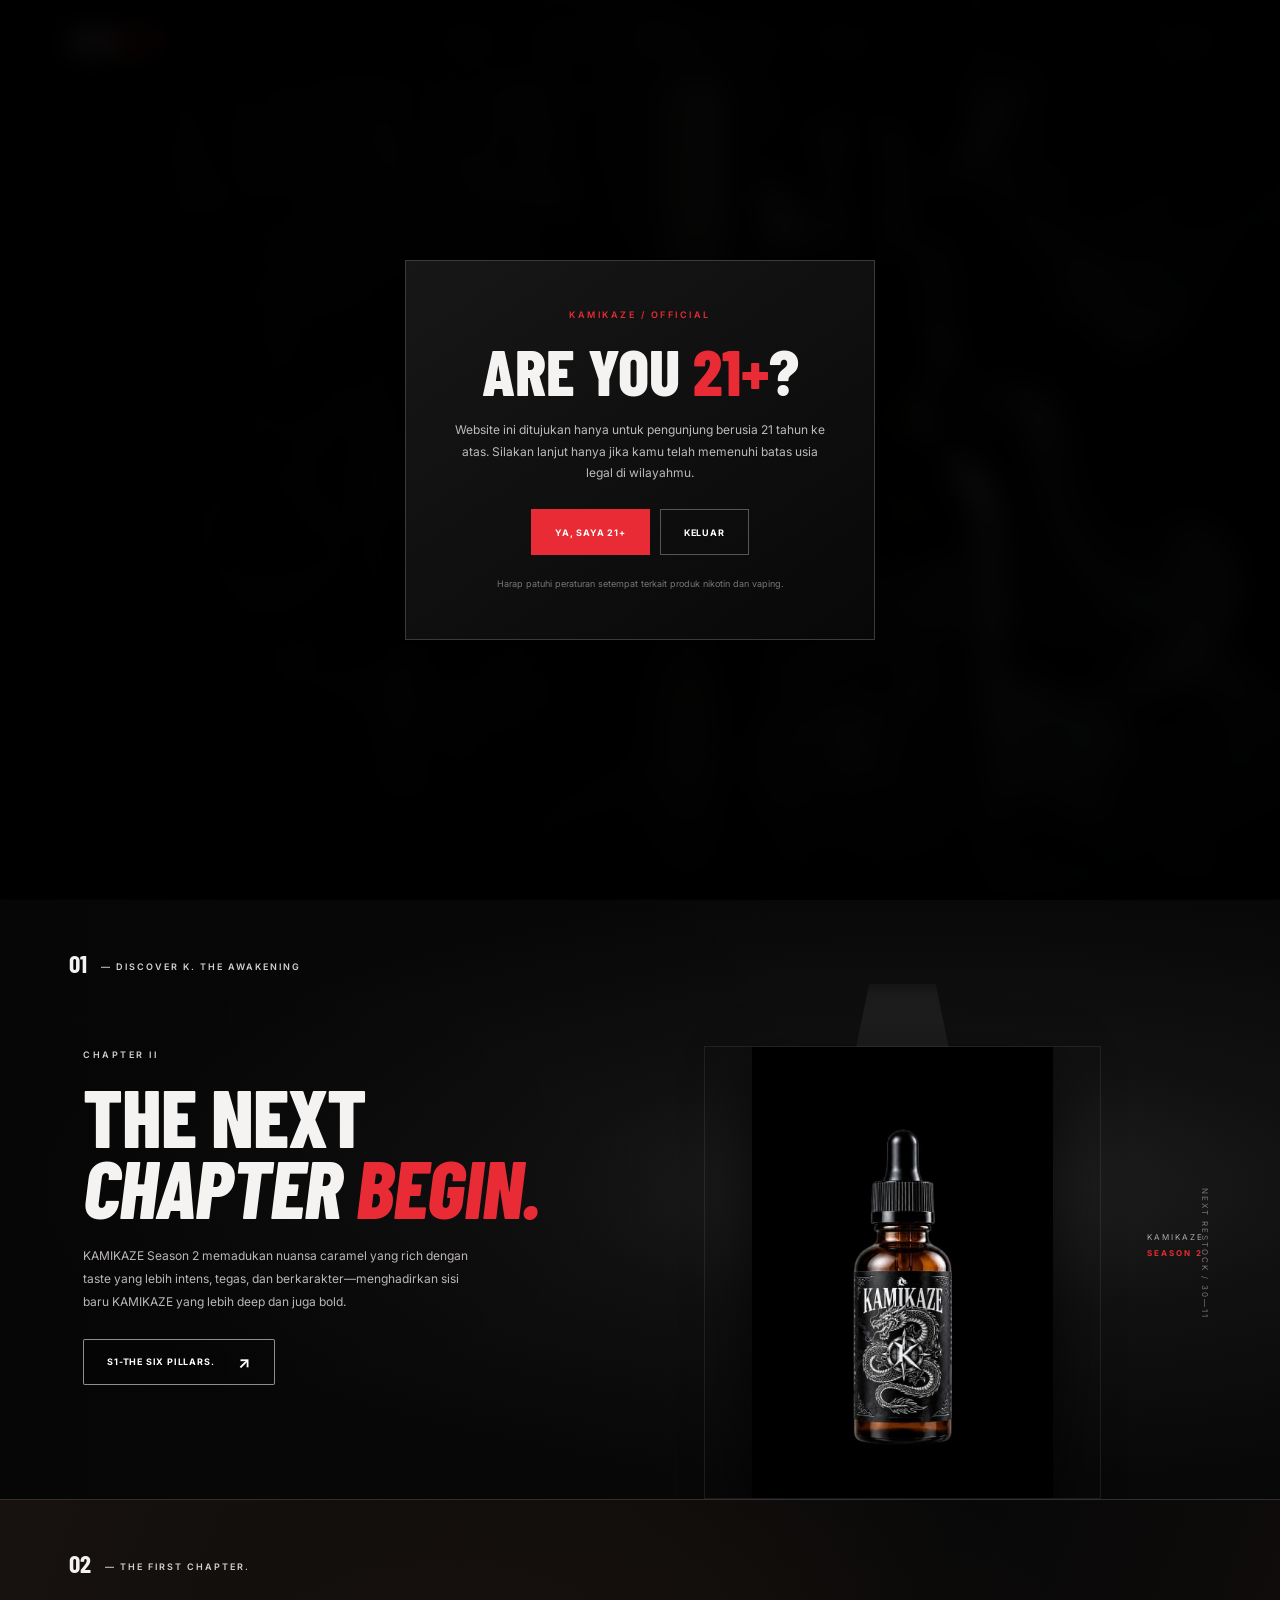
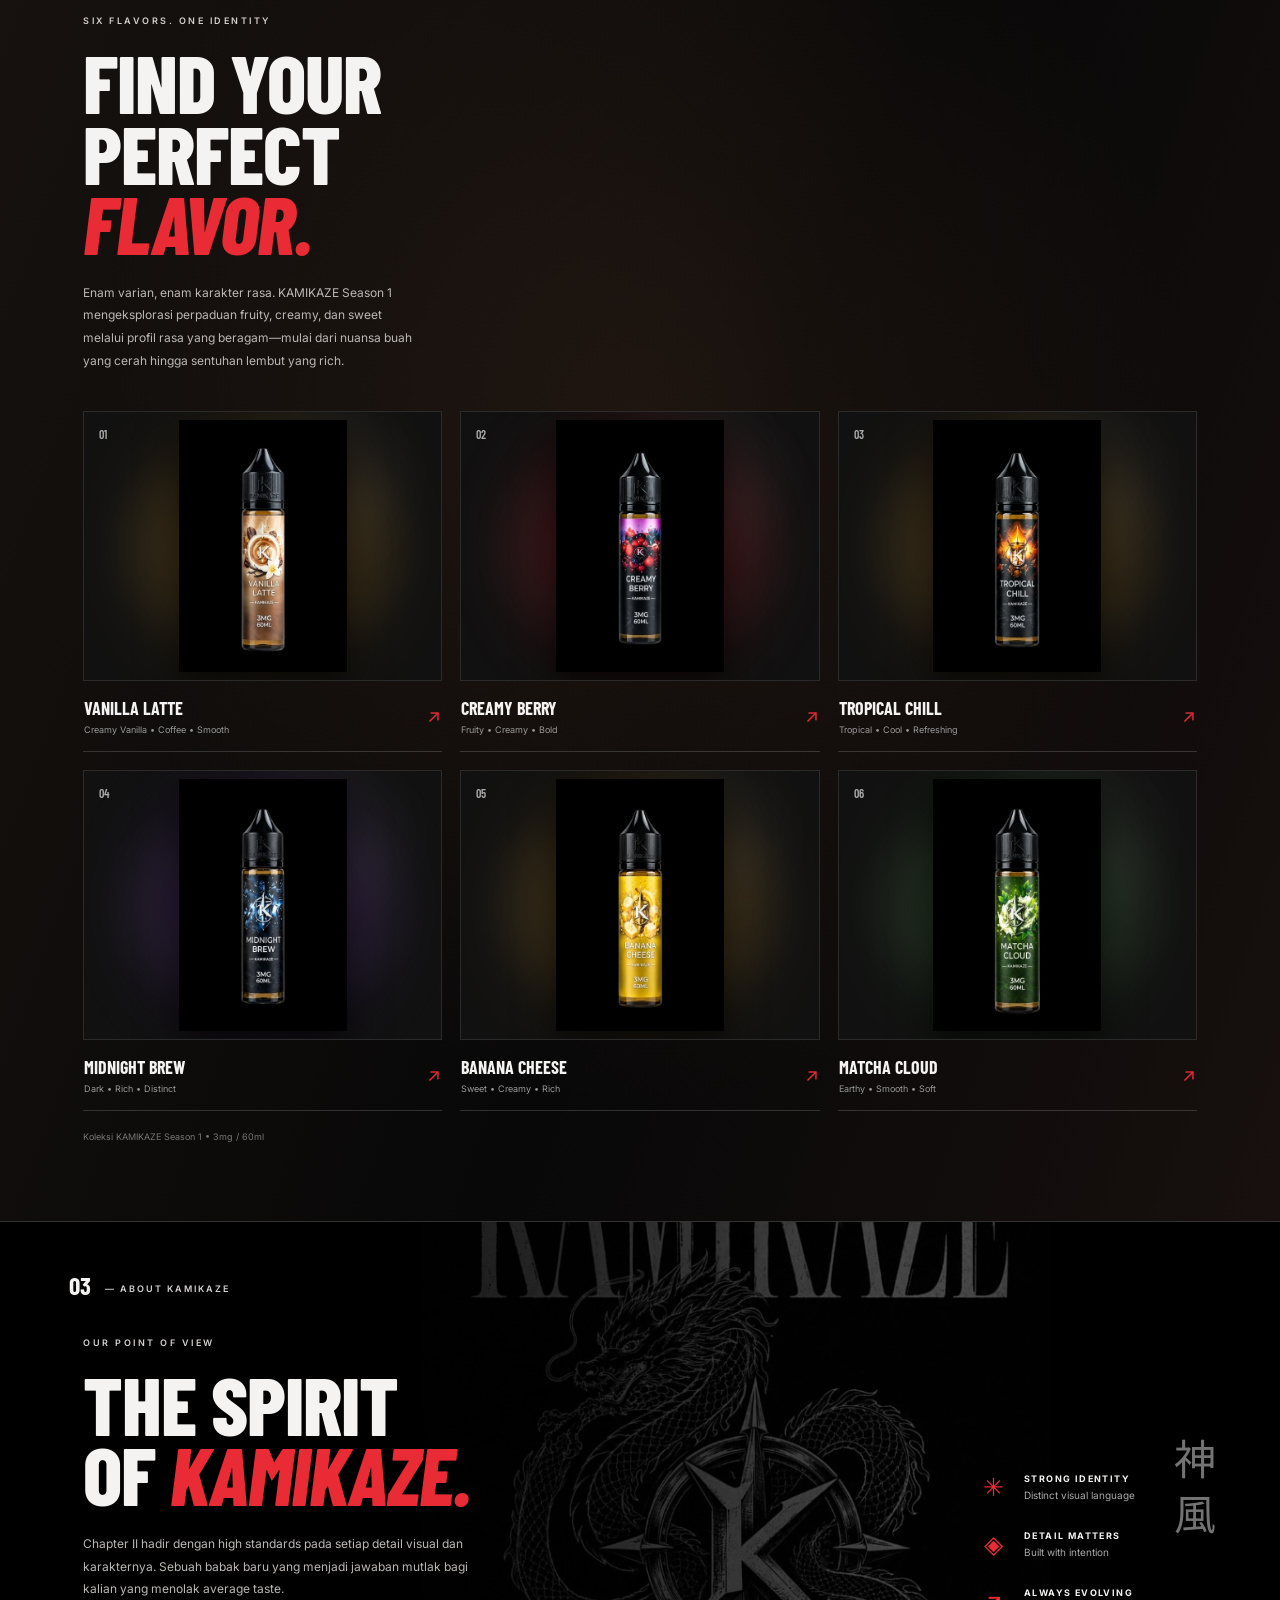
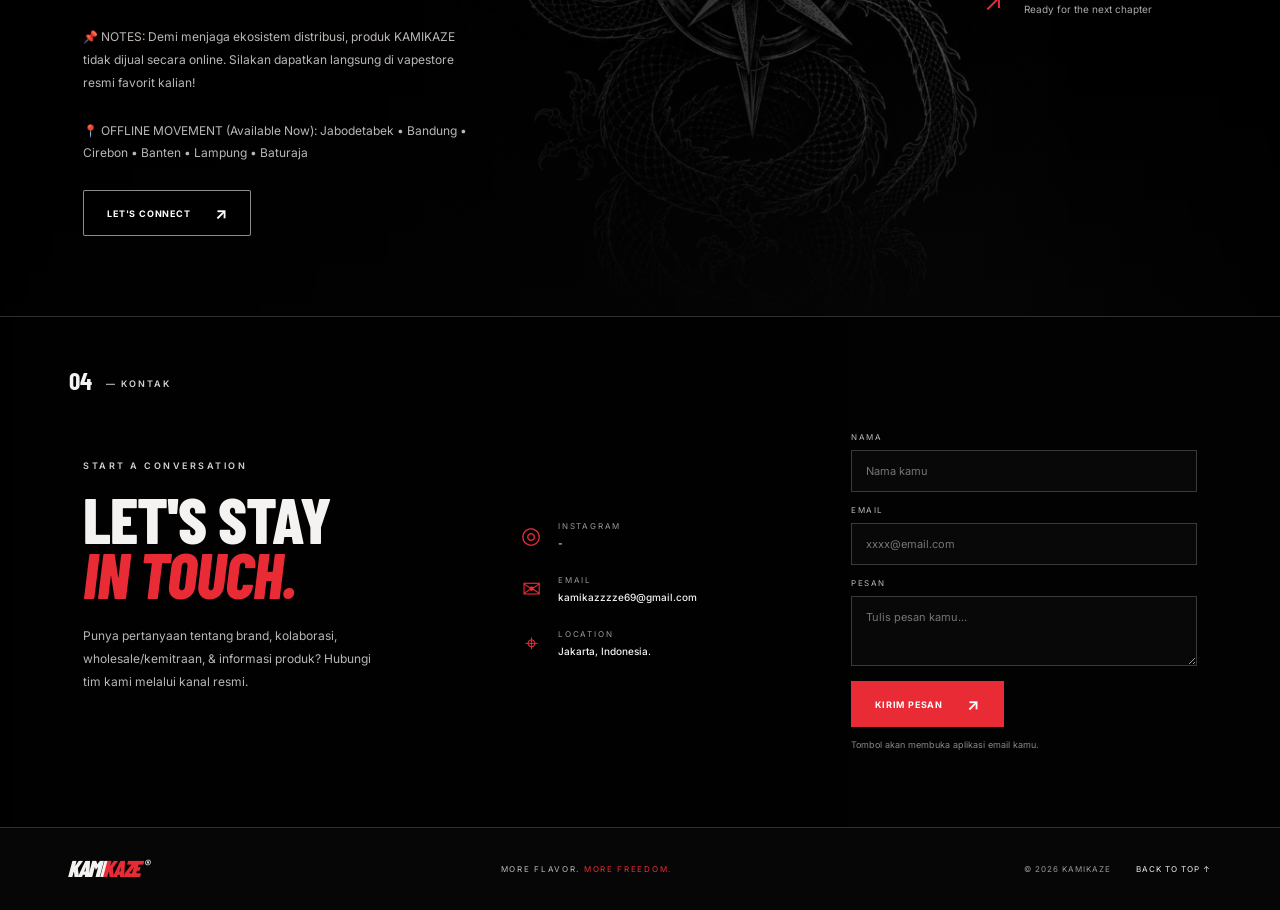
<file: index.html>
<!DOCTYPE html>
<html lang="id">
<head>
  <meta charset="UTF-8">
  <meta name="viewport" content="width=device-width, initial-scale=1.0">
  <meta name="theme-color" content="#090909">
  <meta name="description" content="KAMIKAZE — More Flavor. More Freedom. Jelajahi identitas, cerita, dan varian rasa Kamikaze.">
  <title>KAMIKAZE — More Flavor. More Freedom.</title>
  <link rel="icon" type="image/png" href="images/favicon.png">
  <link rel="preconnect" href="https://fonts.googleapis.com">
  <link rel="preconnect" href="https://fonts.gstatic.com" crossorigin>
  <link href="https://fonts.googleapis.com/css2?family=Barlow+Condensed:wght@400;500;600;700;800;900&family=Inter:wght@300;400;500;600;700&display=swap" rel="stylesheet">
  <link rel="stylesheet" href="styles.css">
  <script defer src="script.js"></script>

  <!-- KTP LINK BIAR ADA COVER DI WA -->
<!-- KTP LINK BIAR ADA COVER DI WA -->
<meta property="og:type" content="website">
<meta property="og:title" content="KAMIKAZE">
<meta property="og:description" content="More Flavor. More Freedom. Jelajahi identitas, cerita, dan varian rasa Kamikaze.">
<meta property="og:image" content="https://kamikazzzze69.github.io/kamikaze/image/cover.jpg">
<meta property="og:url" content="https://kamikazzzze69.github.io/kamikaze/">
<meta name="twitter:card" content="summary_large_image">
</head>
<body>
  <div class="age-gate" id="ageGate" role="dialog" aria-modal="true" aria-labelledby="ageTitle">
    <div class="age-card">
      <p class="eyebrow">KAMIKAZE / OFFICIAL</p>
      <h2 id="ageTitle">ARE YOU <span>21+</span>?</h2>
      <p>Website ini ditujukan hanya untuk pengunjung berusia 21 tahun ke atas. Silakan lanjut hanya jika kamu telah memenuhi batas usia legal di wilayahmu.</p>
      <div class="age-actions">
        <button class="button button-red" id="confirmAge">YA, SAYA 21+</button>
        <button class="button button-ghost" id="leaveSite">KELUAR</button>
      </div>
      <small>Harap patuhi peraturan setempat terkait produk nikotin dan vaping.</small>
    </div>
  </div>

  <div class="noise" aria-hidden="true"></div>
  <header class="site-header" id="top">
    <a class="wordmark" href="#home" aria-label="Kamikaze home">KAMI<span>KAZE</span><i>®</i></a>
    <button class="menu-toggle" id="menuToggle" aria-label="Buka menu" aria-expanded="false"><span></span><span></span></button>
    <nav class="nav" id="nav">
      <a class="nav-link active" href="#home">Home</a>
      <a class="nav-link" href="#upcoming">Chapter II</a>
      <a class="nav-link" href="#taste">Chapter I</a>
      <a class="nav-link" href="#about">About</a>
      <a class="nav-link" href="#contact">Kontak</a>
    </nav>
    <div class="header-note">LIQUID FOR<br><b>THE BOLD</b></div>
  </header>

  <main>
    <section class="hero section" id="home">
      <div class="hero-image" aria-hidden="true"></div>
      <div class="hero-vignette" aria-hidden="true"></div>
      <div class="hero-content">
        <p class="eyebrow reveal">PREMIUM E-LIQUID <span class="red-dot"></span> KAMIKAZE</p>
        <h1 class="hero-title"><span class="line reveal">TASTE THE</span><span class="line red italic reveal delay-1">REAL FREEDOM.</span></h1>
        <p class="hero-copy reveal delay-2">SWEET NOTES DEEP CHARACTER.<br>Kenali koleksi KAMIKAZE Season 2.</p>
        <a class="button button-outline reveal delay-3" href="#upcoming">EXPLORE THE TASTE <span>↗</span></a>
        <a class="button button-outline reveal delay-3" href="info.html">INFORMATION <span>↗</span></a>
         <a class="button button-outline reveal delay-3" href="arcade.html">ARCADE <span>↗</span></a>
      </div>
      <div class="hero-side reveal"><span>神風</span><small>MORE FLAVOR<br>MORE FREEDOM</small></div>
      <a class="scroll-cue" href="#upcoming"><span></span> SCROLL TO EXPLORE</a>
      <div class="hero-index"><span>01</span> / 05</div>
    </section>

    <section class="upcoming section" id="upcoming">
      <div class="section-bg upcoming-bg" aria-hidden="true"></div>
      <div class="section-number reveal">01 <span>— DISCOVER K. THE AWAKENING</span></div>
      <div class="upcoming-copy">
        <p class="eyebrow reveal">CHAPTER II</p>
        <h2 class="section-title reveal">THE NEXT<br><span class="italic">CHAPTER</span> <span class="red italic">BEGIN.</span></h2>
        <p class="body-copy reveal">KAMIKAZE Season 2 memadukan nuansa caramel yang rich dengan taste yang lebih intens, tegas, dan berkarakter—menghadirkan sisi baru KAMIKAZE yang lebih deep dan juga bold.</p>
        <a class="button button-outline reveal" href="#taste">S1-THE SIX PILLARS. <span>↗</span></a>
      </div>
      <div class="mystery-product reveal" aria-label="Visual teaser produk mendatang">
        <div class="spotlight"></div>
        <img src="images/kamikaze2.jpeg" alt="KAMIKAZE Season 2 — botol dan buku edisi khusus" class="season-two-image">
        <p class="product-caption">KAMIKAZE<br><b>SEASON 2</b></p>
      </div>
      <div class="vertical-note">NEXT RESTOCK / 30—11</div>
    </section>

    <section class="taste section" id="taste">
      <div class="taste-backdrop" aria-hidden="true"></div>
      <div class="section-number reveal">02 <span>— THE FIRST CHAPTER.</span></div>
      <div class="taste-heading">
        <p class="eyebrow reveal">SIX FLAVORS. ONE IDENTITY</p>
        <h2 class="section-title reveal">FIND YOUR<br>PERFECT <span class="red italic">FLAVOR.</span></h2>
        <p class="body-copy reveal">Enam varian, enam karakter rasa. KAMIKAZE Season 1 mengeksplorasi perpaduan fruity, creamy, dan sweet melalui profil rasa yang beragam—mulai dari nuansa buah yang cerah hingga sentuhan lembut yang rich.</p>
      </div>
      <div class="flavor-grid">
        <article class="flavor-card reveal">
          <div class="flavor-art fruit-gold"><img class="flavor-product-image" src="images/vanilla-latte.png" alt="Kamikaze Vanilla Latte 3mg 60ml"><span class="flavor-number">01</span></div>
          <div class="flavor-info"><div><h3>VANILLA LATTE</h3><p>Creamy Vanilla • Coffee • Smooth</p></div><span class="arrow">↗</span></div>
        </article>
        <article class="flavor-card reveal delay-1">
          <div class="flavor-art fruit-red"><img class="flavor-product-image" src="images/creamy-berry.png" alt="Kamikaze Creamy Berry 3mg 60ml"><span class="flavor-number">02</span></div>
          <div class="flavor-info"><div><h3>CREAMY BERRY</h3><p>Fruity • Creamy • Bold</p></div><span class="arrow">↗</span></div>
        </article>
        <article class="flavor-card reveal delay-2">
          <div class="flavor-art fruit-gold"><img class="flavor-product-image" src="images/tropical-chill.png" alt="Kamikaze Tropical Chill 3mg 60ml"><span class="flavor-number">03</span></div>
          <div class="flavor-info"><div><h3>TROPICAL CHILL</h3><p>Tropical • Cool • Refreshing</p></div><span class="arrow">↗</span></div>
        </article>
        <article class="flavor-card reveal">
          <div class="flavor-art fruit-purple"><img class="flavor-product-image" src="images/midnight-brew.png" alt="Kamikaze Midnight Brew 3mg 60ml"><span class="flavor-number">04</span></div>
          <div class="flavor-info"><div><h3>MIDNIGHT BREW</h3><p>Dark • Rich • Distinct</p></div><span class="arrow">↗</span></div>
        </article>
        <article class="flavor-card reveal delay-1">
          <div class="flavor-art fruit-gold"><img class="flavor-product-image" src="images/banana-cheese.png" alt="Kamikaze Banana Cheese 3mg 60ml"><span class="flavor-number">05</span></div>
          <div class="flavor-info"><div><h3>BANANA CHEESE</h3><p>Sweet • Creamy • Rich</p></div><span class="arrow">↗</span></div>
        </article>
        <article class="flavor-card reveal delay-2">
          <div class="flavor-art fruit-green"><img class="flavor-product-image" src="images/matcha-cloud.png" alt="Kamikaze Matcha Cloud 3mg 60ml"><span class="flavor-number">06</span></div>
          <div class="flavor-info"><div><h3>MATCHA CLOUD</h3><p>Earthy • Smooth • Soft</p></div><span class="arrow">↗</span></div>
        </article>
        
      </div>
      <p class="flavor-disclaimer reveal">Koleksi KAMIKAZE Season 1 • 3mg / 60ml</p>
    </section>

    <section class="about section" id="about">
      <div class="about-image" aria-hidden="true"></div>
      <div class="about-shade" aria-hidden="true"></div>
      <div class="section-number reveal">03 <span>— ABOUT KAMIKAZE</span></div>
      <div class="about-content">
        <p class="eyebrow reveal">OUR POINT OF VIEW</p>
        <h2 class="section-title reveal">THE SPIRIT<br>OF <span class="red italic">KAMIKAZE.</span></h2>
        <p class="body-copy reveal"> Chapter II hadir dengan high standards pada setiap detail visual dan karakternya. Sebuah babak baru yang menjadi jawaban mutlak bagi kalian yang menolak average taste.</p>
        <p class="body-copy reveal">📌 NOTES: Demi menjaga ekosistem distribusi, produk KAMIKAZE tidak dijual secara online. Silakan dapatkan langsung di vapestore resmi favorit kalian!</p>
        <p class="body-copy reveal">📍 OFFLINE MOVEMENT (Available Now): Jabodetabek • Bandung • Cirebon • Banten • Lampung • Baturaja</p>
        <a class="button button-outline reveal" href="#contact">LET'S CONNECT <span>↗</span></a>
      </div>
      <div class="values">
        <div class="value reveal"><span class="value-icon">✳</span><div><b>STRONG IDENTITY</b><small>Distinct visual language</small></div></div>
        <div class="value reveal"><span class="value-icon">◈</span><div><b>DETAIL MATTERS</b><small>Built with intention</small></div></div>
        <div class="value reveal"><span class="value-icon">↗</span><div><b>ALWAYS EVOLVING</b><small>Ready for the next chapter</small></div></div>
      </div>
      <span class="about-kanji" aria-hidden="true">神<br>風</span>
    </section>

    <section class="contact section" id="contact">
      <div class="contact-bg" aria-hidden="true"></div>
      <div class="section-number reveal">04 <span>— KONTAK</span></div>
      <div class="contact-intro">
        <p class="eyebrow reveal">START A CONVERSATION</p>
        <h2 class="section-title reveal">LET'S STAY<br><span class="red italic">IN TOUCH.</span></h2>
        <p class="body-copy reveal">Punya pertanyaan tentang brand, kolaborasi, wholesale/kemitraan, & informasi produk? Hubungi tim kami melalui kanal resmi.</p>
      </div>
      <div class="contact-details reveal">
        <a href="https://instagram.com/" target="_blank" rel="noreferrer"><span>◎</span><div><small>INSTAGRAM</small><b>-</b></div></a>
        <a href="mailto:kamikazzzze69@gmail.com"><span>✉</span><div><small>EMAIL</small><b>kamikazzzze69@gmail.com</b></div></a>
        <div><span>⌖</span><div><small>LOCATION</small><b>Jakarta, Indonesia.</b></div></div>
      </div>
      <form class="contact-form reveal" id="contactForm">
        <label for="name">NAMA</label><input id="name" name="name" placeholder="Nama kamu" required>
        <label for="email">EMAIL</label><input id="email" name="email" type="email" placeholder="xxxx@email.com" required>
        <label for="message">PESAN</label><textarea id="message" name="message" rows="3" placeholder="Tulis pesan kamu..." required></textarea>
        <button class="button button-red" type="submit">KIRIM PESAN <span>↗</span></button>
        <p class="form-note">Tombol akan membuka aplikasi email kamu.</p>
      </form>
    </section>
  </main>

  <footer class="footer">
    <a class="wordmark" href="#home">KAMI<span>KAZE</span><i>®</i></a>
    <p>MORE FLAVOR. <span>MORE FREEDOM.</span></p>
    <div class="footer-right"><span>© <span id="year"></span> KAMIKAZE</span><a href="#home">BACK TO TOP ↑</a></div>
  </footer>
</body>
</html>
</file>
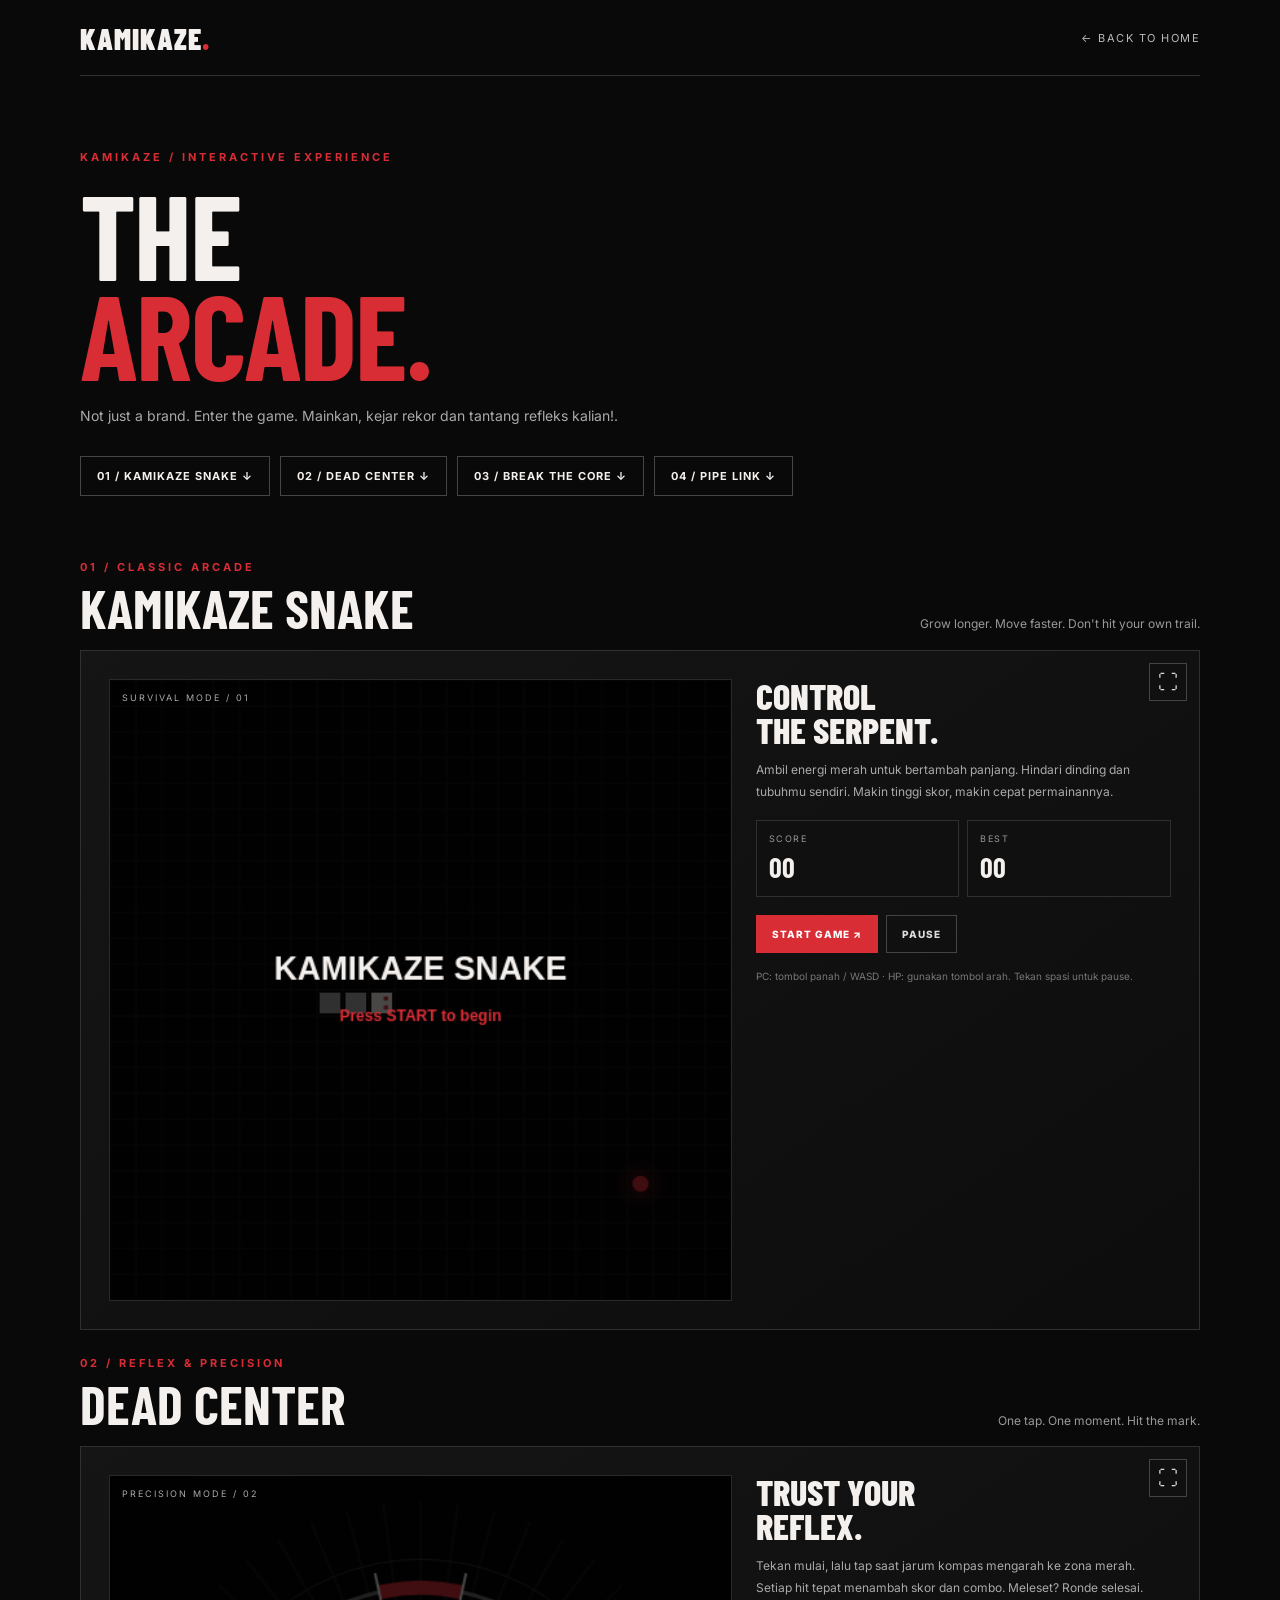
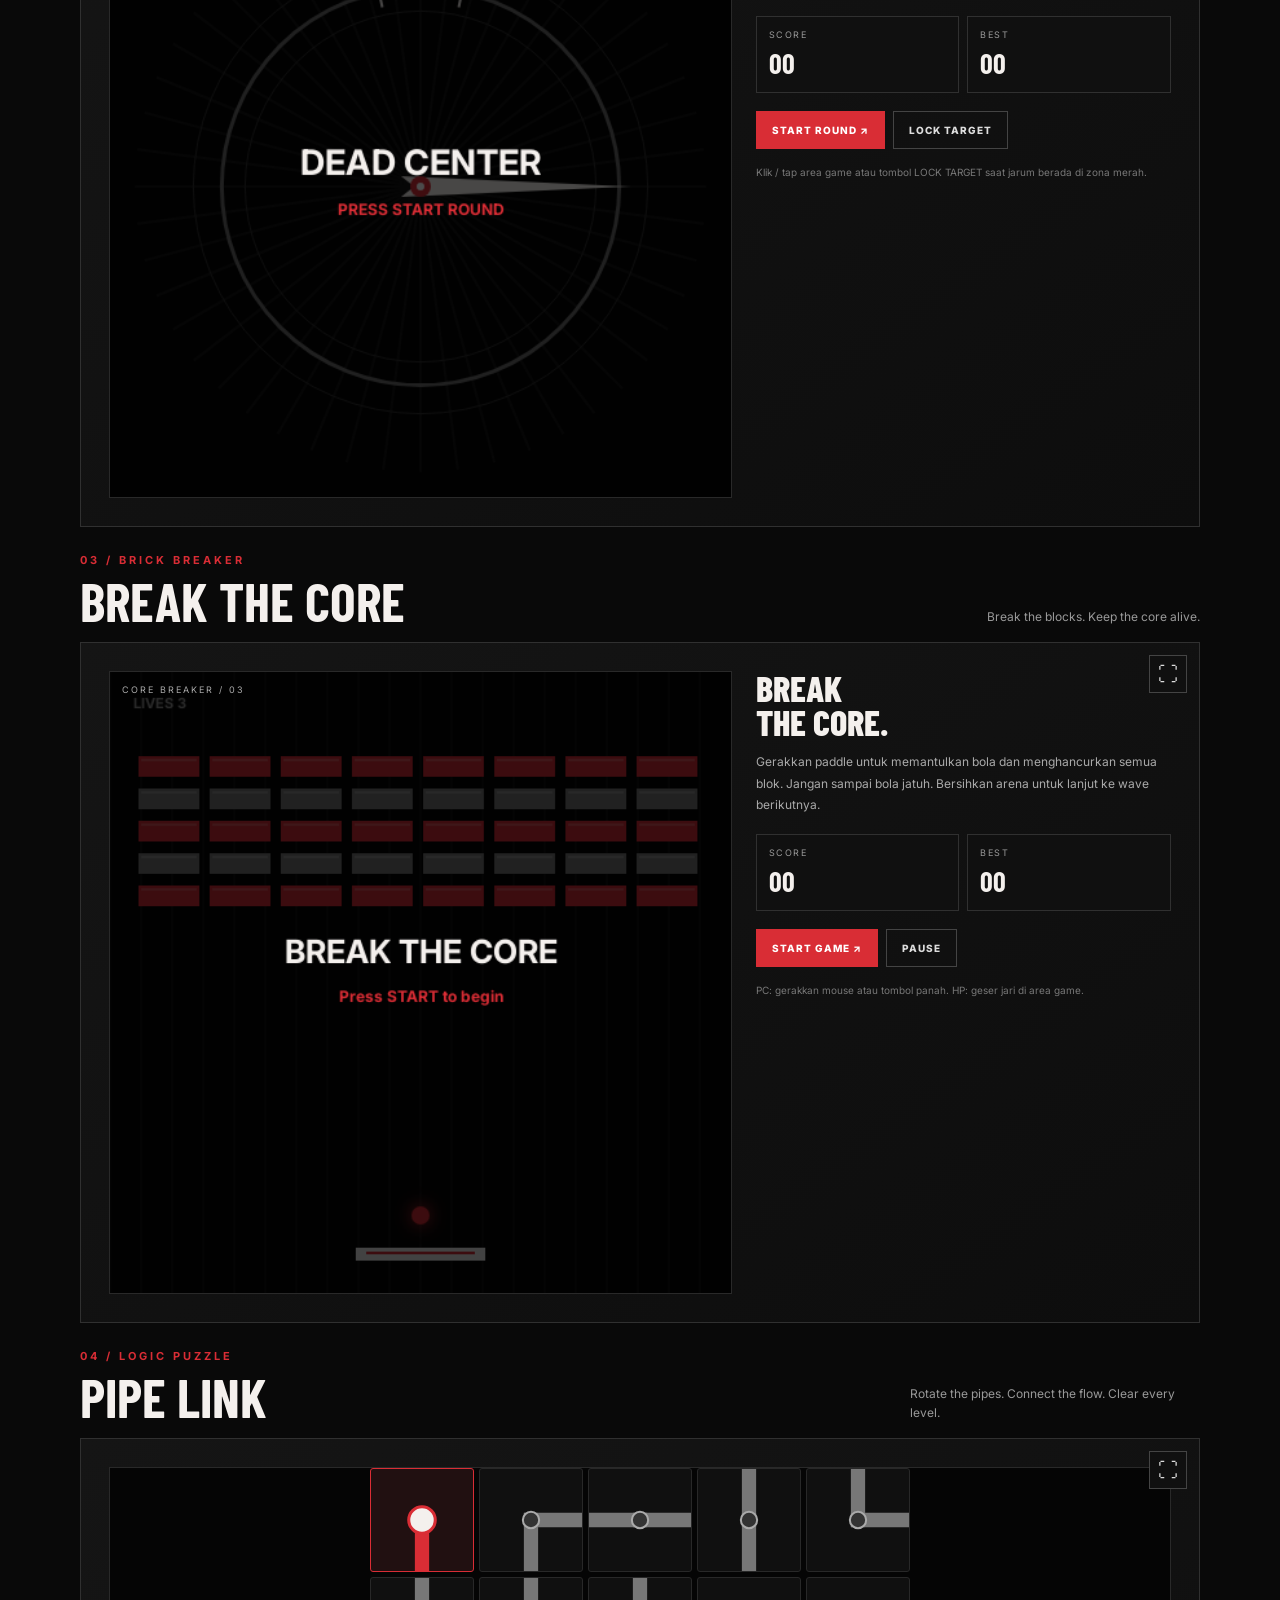
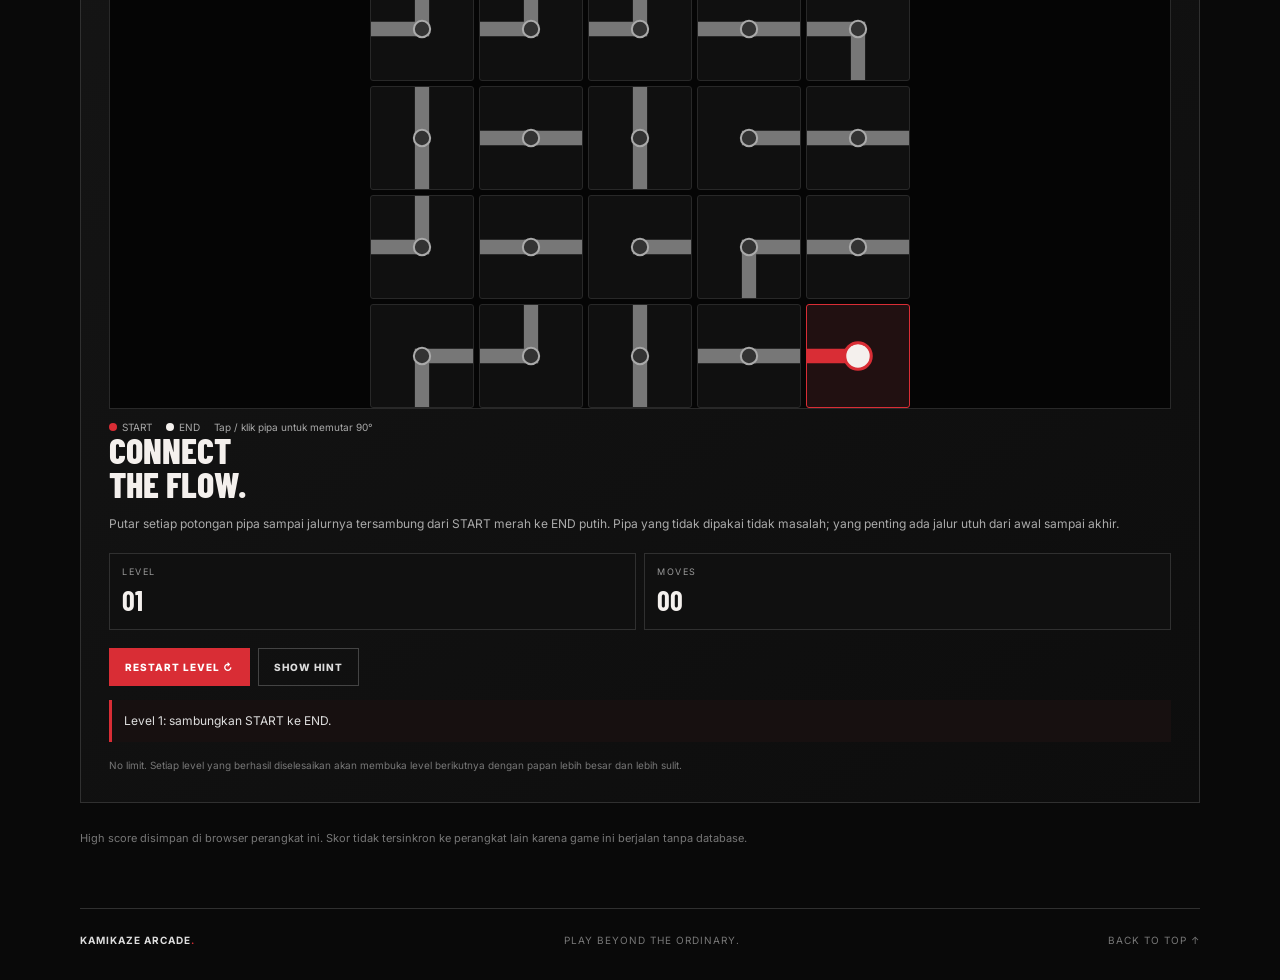
<file: arcade.html>
<!DOCTYPE html>

<html lang="id">

<head>

  <meta charset="UTF-8">

  <meta name="viewport" content="width=device-width, initial-scale=1.0">

  <meta name="theme-color" content="#090909">

  <meta name="description" content="KAMIKAZE ARCADE — Play the game. Beat your record.">

  <title>KAMIKAZE ARCADE — Play Beyond</title>

  <link rel="icon" type="image/png" href="images/favicon.png">

  <link rel="preconnect" href="https://fonts.googleapis.com">

  <link rel="preconnect" href="https://fonts.gstatic.com" crossorigin>

  <link href="https://fonts.googleapis.com/css2?family=Barlow+Condensed:wght@400;500;600;700;800;900&family=Inter:wght@300;400;500;600;700&display=swap" rel="stylesheet">

  <style>


    :root{--black:#090909;--panel:#131313;--panel2:#191919;--red:#d92d35;--white:#f4f0ed;--muted:#999;--line:#303030;--silver:#b9b9b9;--pipe:#777;--glow:#ff4a50;}

    *{box-sizing:border-box}

    html{scroll-behavior:smooth}

    body{margin:0;background:var(--black);color:var(--white);font-family:Inter,Arial,sans-serif;overflow-x:hidden}

    a{color:inherit;text-decoration:none}

    button{font:inherit}

    .wrap{width:min(1120px,calc(100% - 36px));margin:auto}

    .topbar{height:76px;border-bottom:1px solid var(--line);display:flex;align-items:center;justify-content:space-between;gap:20px}

    .brand{font-family:"Barlow Condensed",sans-serif;font-size:30px;font-weight:900;letter-spacing:1px}

    .brand span{color:var(--red)}

    .back{font-size:11px;letter-spacing:1.5px;color:#bbb}

    .back:hover{color:white}

    .hero{padding:74px 0 42px}

    .eyebrow{font-size:11px;letter-spacing:3px;color:var(--red);font-weight:700}

    h1,h2,h3,p{margin-top:0}

    h1{font-family:"Barlow Condensed",sans-serif;font-size:clamp(58px,11vw,120px);line-height:.83;letter-spacing:-2px;margin:20px 0}

    h1 span{color:var(--red)}

    .intro{max-width:540px;color:#aaa;line-height:1.8;font-size:14px}

    .game-nav{display:flex;gap:10px;flex-wrap:wrap;margin-top:28px}

    .pill{border:1px solid #454545;padding:12px 16px;font-size:11px;letter-spacing:1px;font-weight:700;background:transparent;color:var(--white);cursor:pointer}

    .pill:hover,.pill:focus-visible{border-color:var(--red);background:#211011}

    .section-head{display:flex;justify-content:space-between;align-items:end;gap:20px;margin:22px 0 16px}

    .section-head h2{font-family:"Barlow Condensed",sans-serif;font-size:clamp(36px,6vw,54px);margin:8px 0 0;line-height:.95}

    .section-head p{color:var(--muted);font-size:12px;line-height:1.6;margin:0;max-width:290px}

    .game{border:1px solid #303030;background:linear-gradient(145deg,#151515,#0d0d0d);padding:clamp(16px,3vw,28px);margin-bottom:26px;position:relative}
    .fullscreen-btn{position:absolute;top:12px;right:12px;width:38px;height:38px;display:grid;place-items:center;border:1px solid #444;background:#101010;color:#ddd;font-size:20px;line-height:1;cursor:pointer;z-index:20;transition:all .2s ease}
    .fullscreen-btn:hover{border-color:var(--red);color:white;background:#1a1a1a}
    .fullscreen-btn:focus-visible{outline:2px solid var(--red);outline-offset:2px}
    .game:fullscreen{width:100vw;height:100vh;box-sizing:border-box;margin:0;padding:clamp(18px,3vw,40px);overflow:auto;background:#090909}
    .game:fullscreen .fullscreen-btn{position:fixed;top:18px;right:18px}
    .game:fullscreen .game-layout{min-height:calc(100vh - 80px);align-items:center}
    .game:fullscreen .screen{max-height:calc(100vh - 80px)}
    .game:fullscreen canvas{max-height:calc(100vh - 80px);object-fit:contain}
    .game:-webkit-full-screen{width:100vw;height:100vh;box-sizing:border-box;margin:0;padding:clamp(18px,3vw,40px);overflow:auto;background:#090909}
    .game:-webkit-full-screen .fullscreen-btn{position:fixed;top:18px;right:18px}
    .game:-webkit-full-screen .game-layout{min-height:calc(100vh - 80px);align-items:center}
    .game:-webkit-full-screen .screen{max-height:calc(100vh - 80px)}
    .game:-webkit-full-screen canvas{max-height:calc(100vh - 80px);object-fit:contain}

    .game-layout{display:grid;grid-template-columns:minmax(0,1.2fr) minmax(230px,.8fr);gap:24px;align-items:start}

    .screen{background:#050505;border:1px solid #292929;position:relative;overflow:hidden;min-width:0}

    canvas{display:block;width:100%;height:auto;touch-action:manipulation}

    .screen-tag{position:absolute;left:12px;top:12px;font-size:9px;letter-spacing:2px;color:#aaa;z-index:1;pointer-events:none}

    .side h3{font-family:"Barlow Condensed",sans-serif;font-size:35px;line-height:.95;margin:0 0 12px}

    .side p{color:#aaa;font-size:12px;line-height:1.8}

    .stats{display:grid;grid-template-columns:1fr 1fr;gap:8px;margin:18px 0}

    .stat{padding:12px;border:1px solid #303030;background:#101010}

    .stat small{display:block;font-size:9px;color:#999;letter-spacing:1.5px;margin-bottom:6px}

    .stat strong{font-family:"Barlow Condensed",sans-serif;font-size:28px}

    .actions{display:flex;gap:8px;flex-wrap:wrap}

    .btn{border:1px solid var(--red);background:var(--red);color:white;padding:12px 15px;font-size:10px;letter-spacing:1.2px;font-weight:800;cursor:pointer}

    .btn.secondary{background:transparent;border-color:#444;color:#ddd}

    .btn:hover{filter:brightness(1.12)}

    .hint{font-size:10px!important;color:#777!important;margin:13px 0 0}

    .mobile-controls{display:none;grid-template-columns:repeat(3,48px);gap:6px;justify-content:center;margin-top:12px}

    .mobile-controls button{height:42px;background:#181818;border:1px solid #393939;color:#eee;font-size:17px}

    .mobile-controls .empty{visibility:hidden}

    .dead-center .game-layout{grid-template-columns:minmax(0,1.2fr) minmax(230px,.8fr)}

    .footer{border-top:1px solid var(--line);padding:25px 0 34px;margin-top:50px;display:flex;justify-content:space-between;gap:16px;color:#777;font-size:10px;letter-spacing:1px}

    .footer strong{color:#ddd}

    .note{color:#777;font-size:11px;line-height:1.7;padding:0 0 30px}

    @media(max-width:720px){

      .wrap{width:calc(100% - 24px)}.topbar{height:64px}.hero{padding:54px 0 30px}h1{letter-spacing:-1px}

      .game-layout,.dead-center .game-layout{grid-template-columns:1fr;gap:18px}.side h3{font-size:31px}

      .section-head{align-items:start;flex-direction:column}.section-head p{max-width:none}

      .mobile-controls{display:grid}.footer{flex-direction:column}

    }

    @media(prefers-reduced-motion:reduce){html{scroll-behavior:auto}}

    /* PIPE LINK */
#board{display:grid;gap:5px;width:100%;max-width:540px;aspect-ratio:1;margin:auto;touch-action:manipulation}

.tile{border:1px solid #282828;background:#101010;position:relative;min-width:0;min-height:0;padding:0;cursor:pointer;border-radius:3px}

.tile:hover{border-color:#666;background:#191919}.tile svg{width:100%;height:100%;display:block}

.tile .pipe{fill:none;stroke:var(--pipe);stroke-width:14;stroke-linecap:square;stroke-linejoin:round}

.tile.connected .pipe{stroke:var(--glow);filter:drop-shadow(0 0 3px #d92d35)}

.tile.source,.tile.destination{border-color:#d92d35;background:#211011}

.tile .terminal{fill:#f4f0ed;stroke:#d92d35;stroke-width:3}

.tile .center{fill:#333;stroke:#aaa;stroke-width:2}

.side h3{font:800 36px/.95 "Barlow Condensed",sans-serif;margin:0 0 12px}.side p{color:#aaa;font-size:12px;line-height:1.8}

.stats{display:grid;grid-template-columns:1fr 1fr;gap:8px;margin:18px 0}.stat{padding:12px;border:1px solid #303030;background:#101010}.stat small{display:block;font-size:9px;color:#999;letter-spacing:1.5px;margin-bottom:6px}.stat strong{font:700 28px "Barlow Condensed",sans-serif}

.actions{display:flex;gap:8px;flex-wrap:wrap}.btn{border:1px solid var(--red);background:var(--red);color:white;padding:12px 15px;font-size:10px;letter-spacing:1px;font-weight:800;cursor:pointer}.btn.secondary{background:transparent;border-color:#444;color:#ddd}.btn:disabled{opacity:.45;cursor:not-allowed}

.message{min-height:42px;padding:11px 12px;border-left:3px solid var(--red);background:#171010;color:#ddd;font-size:12px;line-height:1.6;margin:14px 0}

.legend{display:flex;gap:14px;flex-wrap:wrap;font-size:10px;color:#aaa;margin-top:12px}.dot{display:inline-block;width:8px;height:8px;border-radius:50%;background:var(--red);margin-right:5px}

.hint{font-size:10px!important;color:#777!important;margin-top:14px}.footer{border-top:1px solid var(--line);padding:25px 0 34px;margin-top:30px;display:flex;justify-content:space-between;gap:16px;color:#777;font-size:10px;letter-spacing:1px}.footer strong{color:#ddd}

 
 /* PAGE TRANSITION */
body {
  opacity: 0;
  transform: translateY(10px);
  animation: arcadePageIn .55s ease forwards;
}

@keyframes arcadePageIn {
  to {
    opacity: 1;
    transform: translateY(0);
  }
}

body.page-leaving {
  opacity: 0;
  transform: translateY(-10px);
  transition: opacity .35s ease, transform .35s ease;
}

@media (prefers-reduced-motion: reduce) {
  body {
    opacity: 1;
    transform: none;
    animation: none;
  }

  body.page-leaving {
    opacity: 1;
    transform: none;
    transition: none;
  }
}
 </style>

</head>

<body>

  <header class="wrap topbar">

    <a class="brand" href="index.html">KAMIKAZE<span>.</span></a>

    <a class="back" href="index.html">← BACK TO HOME</a>

  </header>



  <main class="wrap">

    <section class="hero">

      <div class="eyebrow">KAMIKAZE / INTERACTIVE EXPERIENCE</div>

      <h1>THE<br><span>ARCADE.</span></h1>

      <p class="intro">Not just a brand. Enter the game. Mainkan, kejar rekor dan tantang refleks kalian!.</p>

      <div class="game-nav">

        <a class="pill" href="#snake">01 / KAMIKAZE SNAKE ↓</a>

        <a class="pill" href="#dead-center">02 / DEAD CENTER ↓</a>

        <a class="pill" href="#break-core">03 / BREAK THE CORE ↓</a>

        <a class="pill" href="#pipe-link">04 / PIPE LINK ↓</a>

      </div>

    </section>



    <section id="snake">

      <div class="section-head">

        <div><div class="eyebrow">01 / CLASSIC ARCADE</div><h2>KAMIKAZE SNAKE</h2></div>

        <p>Grow longer. Move faster. Don't hit your own trail.</p>

      </div>

      <div class="game">
          <button class="fullscreen-btn" type="button" aria-label="Fullscreen" title="Fullscreen">⛶</button>

        <div class="game-layout">

          <div>

            <div class="screen"><div class="screen-tag">SURVIVAL MODE / 01</div><canvas id="snakeCanvas" width="480" height="480" aria-label="Area permainan Kamikaze Snake"></canvas></div>

            <div class="mobile-controls" id="snakeControls" aria-label="Kontrol ular">

              <span class="empty"></span><button data-dir="up" aria-label="Atas">↑</button><span class="empty"></span>

              <button data-dir="left" aria-label="Kiri">←</button><button data-dir="down" aria-label="Bawah">↓</button><button data-dir="right" aria-label="Kanan">→</button>

            </div>

          </div>

          <aside class="side">

            <h3>CONTROL<br>THE SERPENT.</h3>

            <p>Ambil energi merah untuk bertambah panjang. Hindari dinding dan tubuhmu sendiri. Makin tinggi skor, makin cepat permainannya.</p>

            <div class="stats">

              <div class="stat"><small>SCORE</small><strong id="snakeScore">00</strong></div>

              <div class="stat"><small>BEST</small><strong id="snakeBest">00</strong></div>

            </div>

            <div class="actions"><button class="btn" id="snakeStart">START GAME ↗</button><button class="btn secondary" id="snakePause">PAUSE</button></div>

            <p class="hint">PC: tombol panah / WASD · HP: gunakan tombol arah. Tekan spasi untuk pause.</p>

          </aside>

        </div>

      </div>

    </section>



    <section id="dead-center" class="dead-center">

      <div class="section-head">

        <div><div class="eyebrow">02 / REFLEX & PRECISION</div><h2>DEAD CENTER</h2></div>

        <p>One tap. One moment. Hit the mark.</p>

      </div>

      <div class="game">
          <button class="fullscreen-btn" type="button" aria-label="Fullscreen" title="Fullscreen">⛶</button>

        <div class="game-layout">

          <div class="screen"><div class="screen-tag">PRECISION MODE / 02</div><canvas id="centerCanvas" width="480" height="480" aria-label="Area permainan Dead Center"></canvas></div>

          <aside class="side">

            <h3>TRUST YOUR<br>REFLEX.</h3>

            <p>Tekan mulai, lalu tap saat jarum kompas mengarah ke zona merah. Setiap hit tepat menambah skor dan combo. Meleset? Ronde selesai.</p>

            <div class="stats">

              <div class="stat"><small>SCORE</small><strong id="centerScore">00</strong></div>

              <div class="stat"><small>BEST</small><strong id="centerBest">00</strong></div>

            </div>

            <div class="actions"><button class="btn" id="centerStart">START ROUND ↗</button><button class="btn secondary" id="centerTap">LOCK TARGET</button></div>

            <p class="hint">Klik / tap area game atau tombol LOCK TARGET saat jarum berada di zona merah.</p>

          </aside>

        </div>

      </div>

    </section>

    <section id="break-core">

      <div class="section-head">

        <div><div class="eyebrow">03 / BRICK BREAKER</div><h2>BREAK THE CORE</h2></div>

        <p>Break the blocks. Keep the core alive.</p>

      </div>

      <div class="game">
          <button class="fullscreen-btn" type="button" aria-label="Fullscreen" title="Fullscreen">⛶</button>

        <div class="game-layout">

          <div class="screen"><div class="screen-tag">CORE BREAKER / 03</div><canvas id="breakCanvas" width="480" height="480" aria-label="Area permainan Break the Core"></canvas></div>

          <aside class="side">

            <h3>BREAK<br>THE CORE.</h3>

            <p>Gerakkan paddle untuk memantulkan bola dan menghancurkan semua blok. Jangan sampai bola jatuh. Bersihkan arena untuk lanjut ke wave berikutnya.</p>

            <div class="stats"><div class="stat"><small>SCORE</small><strong id="breakScore">00</strong></div><div class="stat"><small>BEST</small><strong id="breakBest">00</strong></div></div>

            <div class="actions"><button class="btn" id="breakStart">START GAME ↗</button><button class="btn secondary" id="breakPause">PAUSE</button></div>

            <p class="hint">PC: gerakkan mouse atau tombol panah. HP: geser jari di area game.</p>

          </aside>

        </div>

      </div>

    </section>



    <section id="pipe-link">

<div class="section-head"><div><div class="eyebrow">04 / LOGIC PUZZLE</div><h2>PIPE LINK</h2></div><p>Rotate the pipes. Connect the flow. Clear every level.</p></div>

<div class="game">
          <button class="fullscreen-btn" type="button" aria-label="Fullscreen" title="Fullscreen">⛶</button><div class="layout">

<div>

<div class="screen"><div id="board" aria-label="Papan puzzle Pipe Link"></div></div>

<div class="legend"><span><i class="dot"></i>START</span><span><i class="dot" style="background:#f4f0ed"></i>END</span><span>Tap / klik pipa untuk memutar 90°</span></div>

</div>

<aside class="side"><h3>CONNECT<br>THE FLOW.</h3><p>Putar setiap potongan pipa sampai jalurnya tersambung dari START merah ke END putih. Pipa yang tidak dipakai tidak masalah; yang penting ada jalur utuh dari awal sampai akhir.</p>

<div class="stats"><div class="stat"><small>LEVEL</small><strong id="level">01</strong></div><div class="stat"><small>MOVES</small><strong id="moves">00</strong></div></div>

<div class="actions"><button class="btn" id="newGame">RESTART LEVEL ↻</button><button class="btn secondary" id="hintBtn">SHOW HINT</button></div>

<div class="message" id="message" role="status">Putar pipa untuk menyambungkan START ke END.</div>

<p class="hint">No limit. Setiap level yang berhasil diselesaikan akan membuka level berikutnya dengan papan lebih besar dan lebih sulit.</p></aside>

</div></div>

</section>



    <p class="note">High score disimpan di browser perangkat ini. Skor tidak tersinkron ke perangkat lain karena game ini berjalan tanpa database.</p>

  </main>



  <footer class="wrap footer"><strong>KAMIKAZE ARCADE<span style="color:var(--red)">.</span></strong><span>PLAY BEYOND THE ORDINARY.</span><a href="arcade.html">BACK TO TOP ↑</a></footer>



<script>

(() => {

  const $ = id => document.getElementById(id);

  const getBest = key => { try { return Number(localStorage.getItem(key) || 0); } catch(e) { return 0; } };

  const setBest = (key, value) => { try { localStorage.setItem(key, String(value)); } catch(e) {} };

  const drawText = (ctx, text, x, y, size=15, color='#f4f0ed', align='center') => {

    ctx.fillStyle=color; ctx.font=`700 ${size}px Inter, Arial`; ctx.textAlign=align; ctx.fillText(text,x,y);

  };



  // KAMIKAZE SNAKE

  const sc = $('snakeCanvas'), sx = sc.getContext('2d'), N = 24, cell = sc.width/N;

  let snake, food, dir, nextDir, sScore=0, sBest=getBest('kamikazeSnakeBest'), sRunning=false, sPaused=false, sOver=false, lastStep=0, stepMs=145, raf=0;

  $('snakeBest').textContent=String(sBest).padStart(2,'0');

  function resetSnake(){

    snake=[{x:10,y:12},{x:9,y:12},{x:8,y:12}];dir={x:1,y:0};nextDir={x:1,y:0};sScore=0;stepMs=145;sOver=false;sPaused=false;

    placeFood();$('snakeScore').textContent='00';drawSnake();

  }

  function placeFood(){

    do{food={x:Math.floor(Math.random()*N),y:Math.floor(Math.random()*N)}}while(snake.some(p=>p.x===food.x&&p.y===food.y));

  }

  function drawSnake(){

    sx.fillStyle='#050505';sx.fillRect(0,0,sc.width,sc.height);

    sx.strokeStyle='#171717';sx.lineWidth=1;

    for(let i=0;i<=N;i++){sx.beginPath();sx.moveTo(i*cell,0);sx.lineTo(i*cell,sc.height);sx.stroke();sx.beginPath();sx.moveTo(0,i*cell);sx.lineTo(sc.width,i*cell);sx.stroke();}

    // food orb

    sx.save();sx.shadowColor='#d92d35';sx.shadowBlur=18;sx.fillStyle='#d92d35';sx.beginPath();sx.arc((food.x+.5)*cell,(food.y+.5)*cell,cell*.31,0,Math.PI*2);sx.fill();sx.restore();

    snake.forEach((p,i)=>{

      const pad=2; sx.fillStyle=i===0?'#f4f0ed':`hsl(0, ${i===1?0:0}%, ${Math.max(28,68-i*2)}%)`;

      sx.fillRect(p.x*cell+pad,p.y*cell+pad,cell-pad*2,cell-pad*2);

      if(i===0){sx.fillStyle='#d92d35';sx.fillRect(p.x*cell+cell*.58,p.y*cell+cell*.25,cell*.16,cell*.16);sx.fillRect(p.x*cell+cell*.58,p.y*cell+cell*.59,cell*.16,cell*.16);}

    });

    if(!sRunning||sPaused||sOver){

      sx.fillStyle='rgba(0,0,0,.70)';sx.fillRect(0,0,sc.width,sc.height);

      drawText(sx,sOver?'RUN ENDED':sPaused?'PAUSED':'KAMIKAZE SNAKE',sc.width/2,sc.height/2-8,25);

      drawText(sx,sOver?'Press START to try again':sPaused?'Press PAUSE to continue':'Press START to begin',sc.width/2,sc.height/2+24,12,'#d92d35');

    }

  }

  function setDirection(d){

    const map={up:{x:0,y:-1},down:{x:0,y:1},left:{x:-1,y:0},right:{x:1,y:0}};

    const v=map[d];if(!v)return;if(v.x===-dir.x&&v.y===-dir.y)return;nextDir=v;

  }

  function snakeTick(now){

    raf=requestAnimationFrame(snakeTick);if(!sRunning||sPaused||sOver)return;

    if(now-lastStep<stepMs)return;lastStep=now;dir=nextDir;

    const head={x:snake[0].x+dir.x,y:snake[0].y+dir.y};

    if(head.x<0||head.x>=N||head.y<0||head.y>=N||snake.some((p,i)=>i<snake.length-1&&p.x===head.x&&p.y===head.y)){

      sOver=true;sRunning=false;drawSnake();return;

    }

    snake.unshift(head);

    if(head.x===food.x&&head.y===food.y){

      sScore+=10;$('snakeScore').textContent=String(sScore).padStart(2,'0');stepMs=Math.max(65,145-Math.floor(sScore/10)*4);

      if(sScore>sBest){sBest=sScore;setBest('kamikazeSnakeBest',sBest);$('snakeBest').textContent=String(sBest).padStart(2,'0');}

      placeFood();

    }else snake.pop();

    drawSnake();

  }

  $('snakeStart').addEventListener('click',()=>{resetSnake();sRunning=true;sPaused=false;lastStep=0;drawSnake();});

  $('snakePause').addEventListener('click',()=>{if(!sRunning&&!sPaused)return;sPaused=!sPaused;if(sPaused)sRunning=true;drawSnake();});

  $('snakeControls').querySelectorAll('button').forEach(b=>b.addEventListener('click',()=>setDirection(b.dataset.dir)));

  window.addEventListener('keydown',e=>{

    const k=e.key.toLowerCase(), dirs={arrowup:'up',w:'up',arrowdown:'down',s:'down',arrowleft:'left',a:'left',arrowright:'right',d:'right'};

    if(dirs[k]&&document.activeElement.tagName!=='INPUT'){e.preventDefault();setDirection(dirs[k]);}

    if(k===' '&&document.activeElement.tagName!=='BUTTON'){e.preventDefault();if(sRunning||sPaused){sPaused=!sPaused;drawSnake();}}

  });

  resetSnake();requestAnimationFrame(snakeTick);



  // DEAD CENTER

  const cc=$('centerCanvas'), cx=cc.getContext('2d');

  let cScore=0,cBest=getBest('kamikazeDeadCenterBest'),cRunning=false,angle=0,angularSpeed=0.035,targetAngle=-Math.PI/2,targetWidth=0.42,centerR=cc.width*.32,cRaf=0,prev=0,flash=0;

  $('centerBest').textContent=String(cBest).padStart(2,'0');

  function angleDiff(a,b){return Math.atan2(Math.sin(a-b),Math.cos(a-b));}

  function drawCenter(){

    const w=cc.width,h=cc.height,cx0=w/2,cy0=h/2;cx.clearRect(0,0,w,h);cx.fillStyle='#050505';cx.fillRect(0,0,w,h);

    // subtle radial lines

    for(let i=0;i<48;i++){const a=i*Math.PI*2/48;cx.strokeStyle='#151515';cx.beginPath();cx.moveTo(cx0,cy0);cx.lineTo(cx0+Math.cos(a)*w*.46,cy0+Math.sin(a)*h*.46);cx.stroke();}

    // compass rings

    [centerR+22,centerR,centerR-18].forEach((r,i)=>{cx.beginPath();cx.arc(cx0,cy0,r,0,Math.PI*2);cx.strokeStyle=i===1?'#6d6d6d':'#303030';cx.lineWidth=i===1?3:1;cx.stroke();});

    // target zone

    cx.beginPath();cx.arc(cx0,cy0,centerR,targetAngle-targetWidth/2,targetAngle+targetWidth/2);cx.strokeStyle='#d92d35';cx.lineWidth=11;cx.lineCap='butt';cx.stroke();

    // target ticks

    [targetAngle-targetWidth/2,targetAngle+targetWidth/2].forEach(a=>{cx.beginPath();cx.moveTo(cx0+Math.cos(a)*(centerR-12),cy0+Math.sin(a)*(centerR-12));cx.lineTo(cx0+Math.cos(a)*(centerR+15),cy0+Math.sin(a)*(centerR+15));cx.strokeStyle='#f4f0ed';cx.lineWidth=2;cx.stroke();});

    // needle

    const tip={x:cx0+Math.cos(angle)*centerR,y:cy0+Math.sin(angle)*centerR};

    cx.save();cx.translate(cx0,cy0);cx.rotate(angle);

    cx.beginPath();cx.moveTo(centerR+9,0);cx.lineTo(-15,-8);cx.lineTo(-5,0);cx.lineTo(-15,8);cx.closePath();cx.fillStyle='#f4f0ed';cx.fill();

    cx.beginPath();cx.arc(0,0,8,0,Math.PI*2);cx.fillStyle='#d92d35';cx.fill();cx.restore();

    cx.beginPath();cx.arc(cx0,cy0,3,0,Math.PI*2);cx.fillStyle='#fff';cx.fill();

    if(!cRunning){cx.fillStyle='rgba(0,0,0,.70)';cx.fillRect(0,0,w,h);drawText(cx,'DEAD CENTER',w/2,h/2-9,27);drawText(cx,'PRESS START ROUND',w/2,h/2+22,12,'#d92d35');}

    else {drawText(cx,'TAP WHEN THE NEEDLE HITS RED',w/2,35,11,'#999');}

  }

  function centerLoop(now){

    cRaf=requestAnimationFrame(centerLoop);if(!prev)prev=now;const dt=Math.min(40,now-prev);prev=now;

    if(cRunning){angle+=angularSpeed*dt/16.67;if(angle>Math.PI*2)angle-=Math.PI*2;}

    drawCenter();

  }

  function startCenter(){cScore=0;angle=-Math.PI/2;cRunning=true;angularSpeed=0.035;targetWidth=.42;$('centerScore').textContent='00';$('centerStart').textContent='RESTART ROUND ↗';}

  function tapCenter(){

    if(!cRunning)return;

    const diff=Math.abs(angleDiff(angle,targetAngle));

    if(diff<=targetWidth/2){

      cScore+=1;$('centerScore').textContent=String(cScore).padStart(2,'0');

      if(cScore>cBest){cBest=cScore;setBest('kamikazeDeadCenterBest',cBest);$('centerBest').textContent=String(cBest).padStart(2,'0');}

      angularSpeed=Math.min(.105,angularSpeed+.004);targetWidth=Math.max(.12,targetWidth-.018);

      targetAngle=(targetAngle+1.7+Math.random()*1.2)%(Math.PI*2);

      flash=1;

    }else{cRunning=false;$('centerStart').textContent='TRY AGAIN ↗';}

    drawCenter();

  }

  $('centerStart').addEventListener('click',startCenter);

  $('centerTap').addEventListener('click',tapCenter);

  cc.addEventListener('pointerdown',tapCenter);

  requestAnimationFrame(centerLoop);



  // BREAK THE CORE — paddle and bricks

  const bc=$('breakCanvas'), bx=bc.getContext('2d');

  let bBest=getBest('kamikazeBreakCoreBest'), bScore=0, bRunning=false, bPaused=false, bOver=false, bPaddle={x:190,y:445,w:100,h:10}, bBall={x:240,y:420,vx:3,vy:-4,r:7}, bBricks=[], bLives=3, bFrame=0;

  $('breakBest').textContent=String(bBest).padStart(2,'0');

  function buildBricks(){bBricks=[];for(let r=0;r<5;r++)for(let c=0;c<8;c++)bBricks.push({x:22+c*55,y:65+r*25,w:47,h:16,alive:true,color:r%2?'#777':'#d92d35'});}

  function resetBreak(){bScore=0;bLives=3;bOver=false;bPaused=false;bPaddle.x=190;bBall={x:240,y:420,vx:3,vy:-4,r:7};buildBricks();$('breakScore').textContent='00';drawBreak();}

  function drawBreak(){bx.fillStyle='#050505';bx.fillRect(0,0,480,480);bx.strokeStyle='#171717';for(let x=0;x<480;x+=24){bx.beginPath();bx.moveTo(x,0);bx.lineTo(x,480);bx.stroke();}

    bBricks.forEach(br=>{if(!br.alive)return;bx.fillStyle=br.color;bx.fillRect(br.x,br.y,br.w,br.h);bx.fillStyle='rgba(255,255,255,.18)';bx.fillRect(br.x+2,br.y+2,br.w-4,2);});

    bx.fillStyle='#eee';bx.fillRect(bPaddle.x,bPaddle.y,bPaddle.w,bPaddle.h);bx.fillStyle='#d92d35';bx.fillRect(bPaddle.x+8,bPaddle.y+3,bPaddle.w-16,2);

    bx.save();bx.shadowColor='#d92d35';bx.shadowBlur=14;bx.fillStyle='#d92d35';bx.beginPath();bx.arc(bBall.x,bBall.y,bBall.r,0,Math.PI*2);bx.fill();bx.restore();drawText(bx,'LIVES '+bLives,18,28,11,'#999','left');

    if(!bRunning||bPaused||bOver){bx.fillStyle='rgba(0,0,0,.72)';bx.fillRect(0,0,480,480);drawText(bx,bOver?'CORE LOST':bPaused?'PAUSED':'BREAK THE CORE',240,225,25);drawText(bx,bOver?'Press START to try again':bPaused?'Press PAUSE to continue':'Press START to begin',240,255,12,'#d92d35');}}

  function movePaddle(clientX){const rect=bc.getBoundingClientRect();bPaddle.x=Math.max(0,Math.min(480-bPaddle.w,(clientX-rect.left)/rect.width*480-bPaddle.w/2));}

  bc.addEventListener('pointermove',e=>{if(e.pointerType==='mouse'||e.buttons)movePaddle(e.clientX);});bc.addEventListener('pointerdown',e=>{movePaddle(e.clientX);});

  window.addEventListener('keydown',e=>{if(e.key==='ArrowLeft')bPaddle.x=Math.max(0,bPaddle.x-24);if(e.key==='ArrowRight')bPaddle.x=Math.min(480-bPaddle.w,bPaddle.x+24);});

  $('breakStart').addEventListener('click',()=>{resetBreak();bRunning=true;bPaused=false;});$('breakPause').addEventListener('click',()=>{if(bRunning||bPaused){bPaused=!bPaused;bRunning=true;drawBreak();}});

  function breakLoop(){requestAnimationFrame(breakLoop);if(bRunning&&!bPaused&&!bOver){bBall.x+=bBall.vx;bBall.y+=bBall.vy;if(bBall.x<bBall.r||bBall.x>480-bBall.r)bBall.vx*=-1;if(bBall.y<bBall.r+35)bBall.vy=Math.abs(bBall.vy);

      if(bBall.vy>0&&bBall.y+bBall.r>=bPaddle.y&&bBall.y-bBall.r<=bPaddle.y+bPaddle.h&&bBall.x>=bPaddle.x&&bBall.x<=bPaddle.x+bPaddle.w){bBall.vy=-Math.abs(bBall.vy);bBall.vx=((bBall.x-(bPaddle.x+bPaddle.w/2))/(bPaddle.w/2))*4.5;}

      for(const br of bBricks){if(br.alive&&bBall.x>=br.x&&bBall.x<=br.x+br.w&&bBall.y>=br.y&&bBall.y<=br.y+br.h){br.alive=false;bBall.vy*=-1;bScore+=10;$('breakScore').textContent=String(bScore).padStart(2,'0');if(bScore>bBest){bBest=bScore;setBest('kamikazeBreakCoreBest',bBest);$('breakBest').textContent=String(bBest).padStart(2,'0');}break;}}

      if(bBall.y>490){bLives--;if(bLives<=0){bOver=true;bRunning=false;}else bBall={x:240,y:420,vx:3*(Math.random()>.5?1:-1),vy:-4,r:7};}

      if(bBricks.every(br=>!br.alive)){bScore+=100;$('breakScore').textContent=String(bScore).padStart(2,'0');buildBricks();bBall.vx*=1.08;bBall.vy*=1.08;}

    }drawBreak();}

  resetBreak();requestAnimationFrame(breakLoop);
  // PIPE LINK — logic puzzle
const boardEl = $('board');

let level = 1, moves = 0, size = 4, tiles = [], solution = [], start = 0, end = 0, won = false;

const dirs = ['N','E','S','W'];

const bits = {N:1,E:2,S:4,W:8};

const rotateMask = mask => ((mask << 1) & 15) | ((mask & 8) ? 1 : 0);

const has = (mask,d) => !!(mask & bits[d]);

const opposite = {N:'S',E:'W',S:'N',W:'E'};

function shuffle(a){for(let i=a.length-1;i>0;i--){const j=Math.floor(Math.random()*(i+1));[a[i],a[j]]=[a[j],a[i]];}return a;}

function pathForLevel(n){

  const s = Math.min(4+n, 9);

  const route = [{r:0,c:0}];

  let r=0,c=0, prev='';

  while(r!==s-1 || c!==s-1){

    let opts=[];

    if(c<s-1) opts.push('E');

    if(r<s-1) opts.push('S');

    opts=opts.filter(d=>d!==opposite[prev] || opts.length===1);

    const d=opts[Math.floor(Math.random()*opts.length)];

    if(d==='E')c++; else r++;

    route.push({r,c});prev=d;

  }

  return {s,route};

}

function maskFor(a,b){

  let m=0;

  if(b.r<a.r)m|=bits.N;if(b.c>a.c)m|=bits.E;if(b.r>a.r)m|=bits.S;if(b.c<a.c)m|=bits.W;

  return m;

}

function makeLevel(){

  won=false;moves=0;size=Math.min(4+level-1,9);

  const built=pathForLevel(level);size=built.s;

  solution=Array(size*size).fill(0);start=0;end=size*size-1;

  built.route.forEach((p,i)=>{

    const idx=p.r*size+p.c;

    if(i>0)solution[idx]|=bits[directionBetween(p,built.route[i-1])];

    if(i<built.route.length-1)solution[idx]|=bits[directionBetween(p,built.route[i+1])];

  });

  // Fill non-route cells with a mix of dead-end, straight and elbow pipes.

  const pool=[bits.N|bits.S,bits.E|bits.W,bits.N|bits.E,bits.E|bits.S,bits.S|bits.W,bits.W|bits.N,bits.N,bits.E,bits.S,bits.W];

  for(let i=0;i<solution.length;i++) if(!solution[i]) solution[i]=pool[Math.floor(Math.random()*pool.length)];

  tiles=solution.map((mask,i)=>{

    let rotations=Math.floor(Math.random()*4), scrambled=mask;

    for(let k=0;k<rotations;k++)scrambled=rotateMask(scrambled);

    if(i===start)scrambled=bits[directionBetween(built.route[0],built.route[1])];

    if(i===end)scrambled=bits[directionBetween(built.route[built.route.length-1],built.route[built.route.length-2])];

    return {mask:scrambled,base:mask,locked:i===start||i===end};

  });

  // Rotate route pieces to make puzzle unsolved, keeping start/end connectors facing inward.

  for(let i=1;i<tiles.length-1;i++){

    if(solution[i] && Math.random()<.82){

      let m=solution[i], turns=1+Math.floor(Math.random()*3);

      while(turns--)m=rotateMask(m);

      tiles[i].mask=m;

    }

  }

  // Guarantee a solvable puzzle by storing the route's correct masks as the hint solution.

  $('level').textContent=String(level).padStart(2,'0');

  $('moves').textContent='00';$('message').textContent='Level '+level+': sambungkan START ke END.';

  render();checkWin();

}

function directionBetween(a,b){if(b.r<a.r)return 'N';if(b.c>a.c)return 'E';if(b.r>a.r)return 'S';return 'W';}

function render(){

 boardEl.style.gridTemplateColumns=`repeat(${size}, minmax(0,1fr))`;boardEl.innerHTML='';

 tiles.forEach((tile,i)=>{

  const btn=document.createElement('button');btn.className='tile';btn.type='button';btn.setAttribute('aria-label',`Pipa ${i+1}, putar`);btn.title='Klik untuk memutar';

  if(i===start)btn.classList.add('source');if(i===end)btn.classList.add('destination');

  if(tile.connected)btn.classList.add('connected');

  const paths=[];const m=tile.mask;

  if(has(m,'N'))paths.push('M50 50 L50 5');if(has(m,'E'))paths.push('M50 50 L95 50');if(has(m,'S'))paths.push('M50 50 L50 95');if(has(m,'W'))paths.push('M50 50 L5 50');

  btn.innerHTML=`<svg viewBox="0 0 100 100" aria-hidden="true">${paths.map(d=>`<path class="pipe" d="${d}"/>`).join('')}<circle class="center" cx="50" cy="50" r="8"/>${i===start?'<circle class="terminal" cx="50" cy="50" r="13"/>':''}${i===end?'<circle class="terminal" cx="50" cy="50" r="13"/>':''}</svg>`;

  if(tile.locked){btn.querySelectorAll('.pipe').forEach(p=>p.style.stroke='#d92d35');}

  btn.disabled=won;btn.addEventListener('click',()=>{if(won||tile.locked)return;tile.mask=rotateMask(tile.mask);moves++;$('moves').textContent=String(moves).padStart(2,'0');checkWin();render();});boardEl.appendChild(btn);

 });

}

function connectedSet(){

 const seen=new Set([start]), queue=[start];

 while(queue.length){const i=queue.shift(),r=Math.floor(i/size),c=i%size,m=tiles[i].mask;

  for(const d of dirs){if(!has(m,d))continue;let rr=r,cc=c;if(d==='N')rr--;if(d==='S')rr++;if(d==='E')cc++;if(d==='W')cc--;if(rr<0||rr>=size||cc<0||cc>=size)continue;

   const j=rr*size+cc;if(has(tiles[j].mask,opposite[d])&&!seen.has(j)){seen.add(j);queue.push(j);}

  }

 }

 return seen;

}

function checkWin(){

 const seen=connectedSet();tiles.forEach((t,i)=>t.connected=seen.has(i));

 if(seen.has(end)){

  won=true;$('message').textContent=`LEVEL ${level} CLEAR! Jalur tersambung dalam ${moves} putaran. Level berikutnya siap.`;

  $('newGame').textContent='NEXT LEVEL →';$('newGame').disabled=false;

 }else{$('newGame').textContent='RESTART LEVEL ↻';}

}

$('newGame').addEventListener('click',()=>{

 if(won){level++;makeLevel();}else makeLevel();

});

$('hintBtn').addEventListener('click',()=>{

 if(won)return;

 // Show the next correct orientation for each tile along the guaranteed route.

 const route=pathForHint();

 if(!route){$('message').textContent='Coba sambungkan pipa yang terbuka ke arah pipa tetangga.';return;}

 const i=route.find(idx=>tiles[idx].mask!==solution[idx]);

 if(i===undefined){$('message').textContent='Jalur sudah hampir benar. Periksa sambungan di dekat START dan END.';return;}

 tiles[i].mask=solution[i];moves++;$('moves').textContent=String(moves).padStart(2,'0');checkWin();render();

 $('message').textContent='Hint: satu pipa pada jalur utama sudah diarahkan dengan benar.';

});

function pathForHint(){

 // Find the intended main route from the stored solution masks by walking from START.

 const out=[start];let cur=start,prev=-1,guard=0;

 while(cur!==end&&guard++<size*size){

  const r=Math.floor(cur/size),c=cur%size,m=solution[cur];let next=-1;

  for(const d of dirs){if(!has(m,d))continue;let rr=r,cc=c;if(d==='N')rr--;if(d==='S')rr++;if(d==='E')cc++;if(d==='W')cc--;if(rr<0||rr>=size||cc<0||cc>=size)continue;const j=rr*size+cc;if(j!==prev&&has(solution[j],opposite[d])){next=j;break;}}

  if(next<0)break;prev=cur;cur=next;out.push(cur);

 }

 return out;

}

makeLevel();

/* Fullscreen controls */
document.querySelectorAll('.fullscreen-btn').forEach(btn => {
  btn.addEventListener('click', async () => {
    const game = btn.closest('.game');
    if (!game) return;

    try {
      if (document.fullscreenElement || document.webkitFullscreenElement) {
        if (document.exitFullscreen) await document.exitFullscreen();
        else if (document.webkitExitFullscreen) document.webkitExitFullscreen();
      } else {
        if (game.requestFullscreen) await game.requestFullscreen();
        else if (game.webkitRequestFullscreen) game.webkitRequestFullscreen();
      }
    } catch (err) {
      console.warn('Fullscreen tidak tersedia:', err);
    }
  });
});

function updateFullscreenIcons(){
  const active = !!(document.fullscreenElement || document.webkitFullscreenElement);
  document.querySelectorAll('.fullscreen-btn').forEach(btn => {
    const game = btn.closest('.game');
    const isActive = active && (
      document.fullscreenElement === game ||
      document.webkitFullscreenElement === game
    );
    btn.textContent = isActive ? '×' : '⛶';
    btn.setAttribute('aria-label', isActive ? 'Keluar fullscreen' : 'Fullscreen');
    btn.title = isActive ? 'Keluar fullscreen' : 'Fullscreen';
  });
}

document.addEventListener('fullscreenchange', updateFullscreenIcons);
document.addEventListener('webkitfullscreenchange', updateFullscreenIcons);

})();

document.querySelectorAll('a[href]').forEach(link => {
  link.addEventListener('click', function(e) {

    const href = this.getAttribute('href');

    // Jangan ganggu anchor seperti #snake / #dead-center
    if (!href || href.startsWith('#')) return;

    // Jangan ganggu external link
    if (this.target === '_blank') return;

    e.preventDefault();

    document.body.classList.add('page-leaving');

    setTimeout(() => {
      window.location.href = href;
    }, 350);
  });
});
</script>




</body>

</html>
</file>
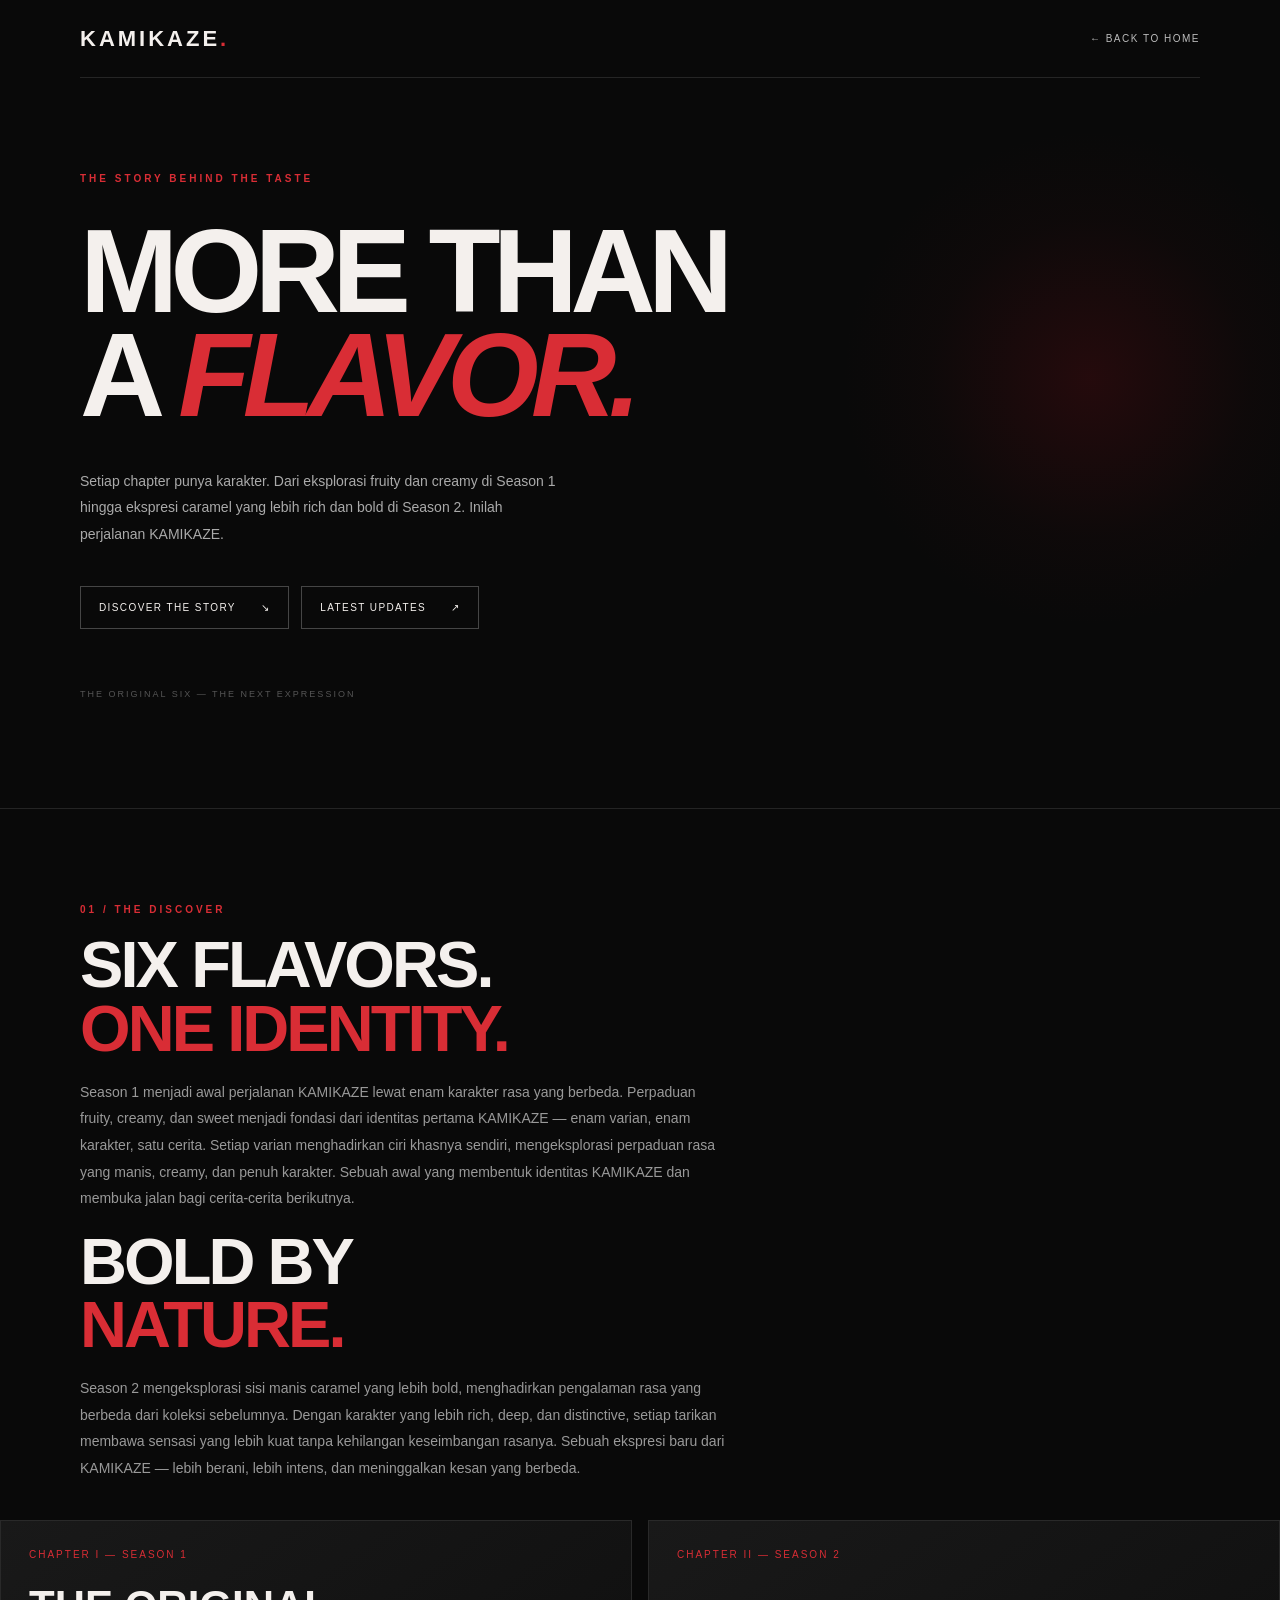
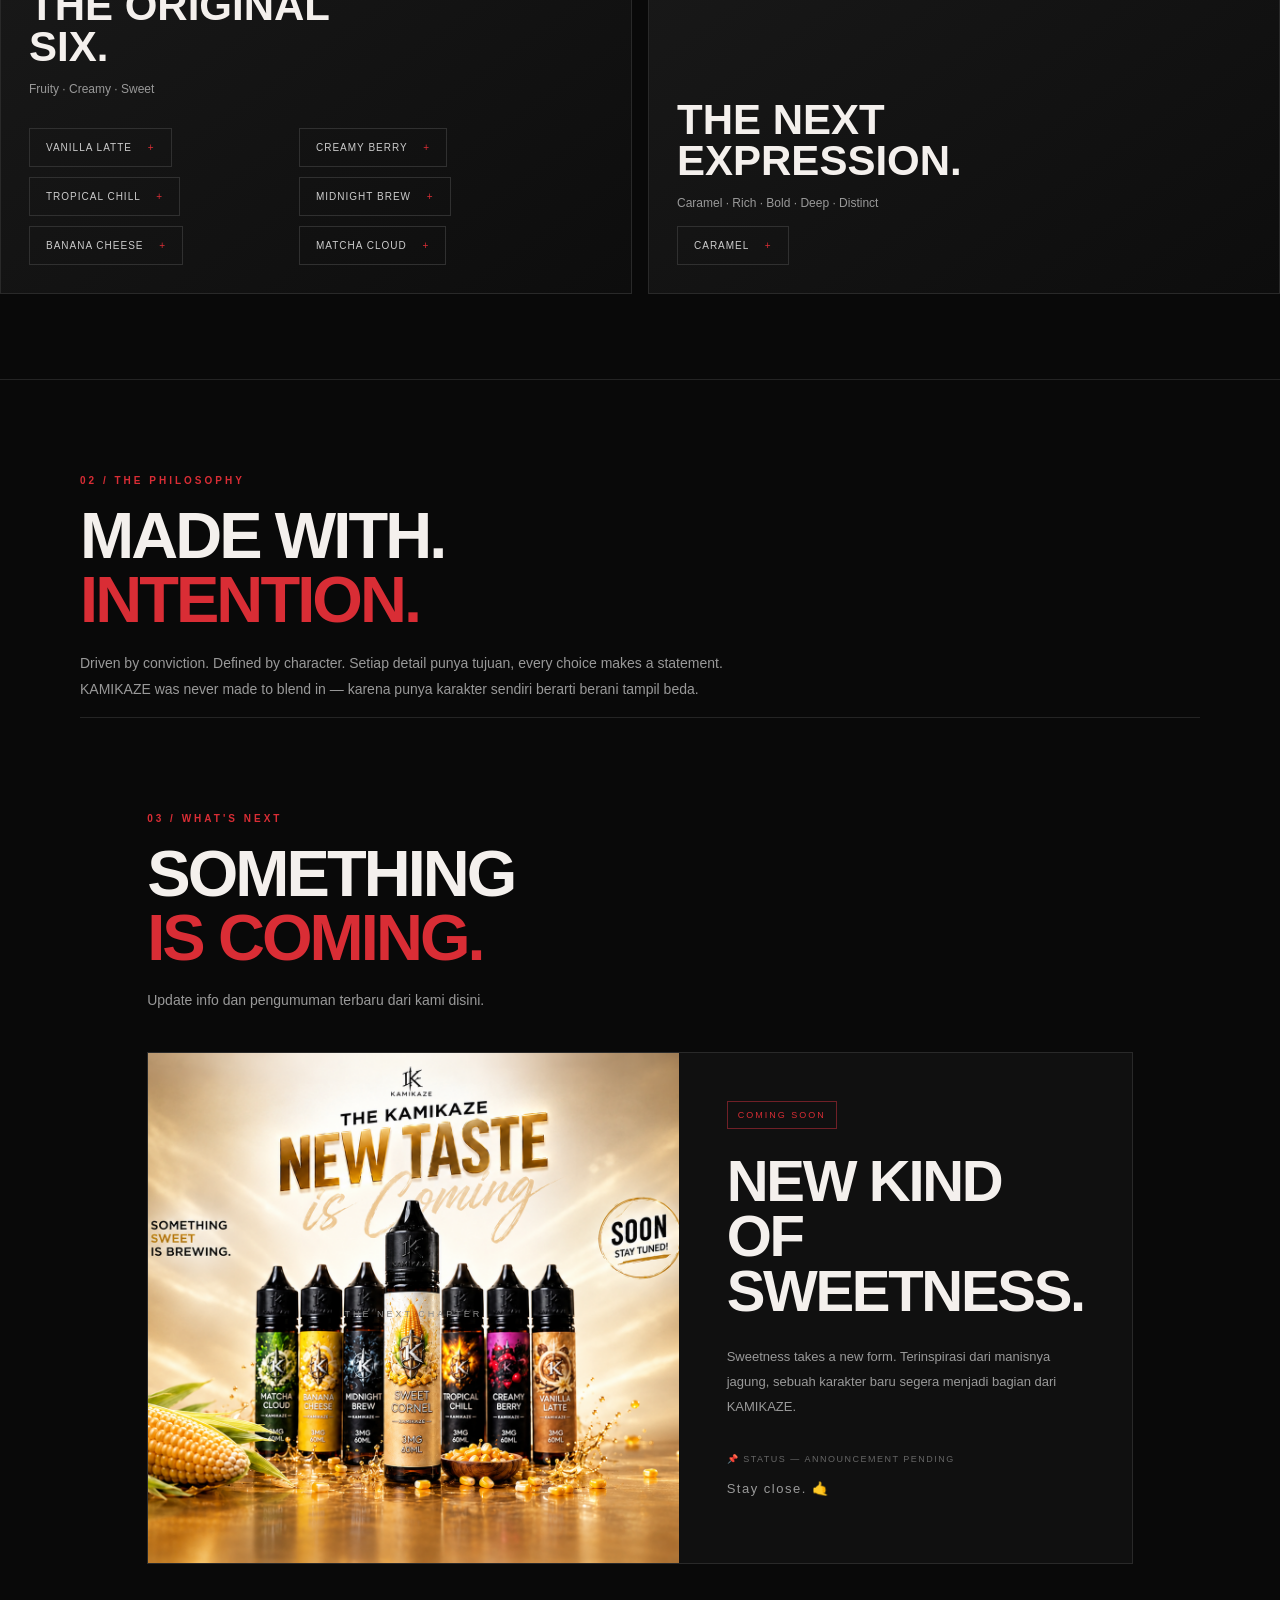
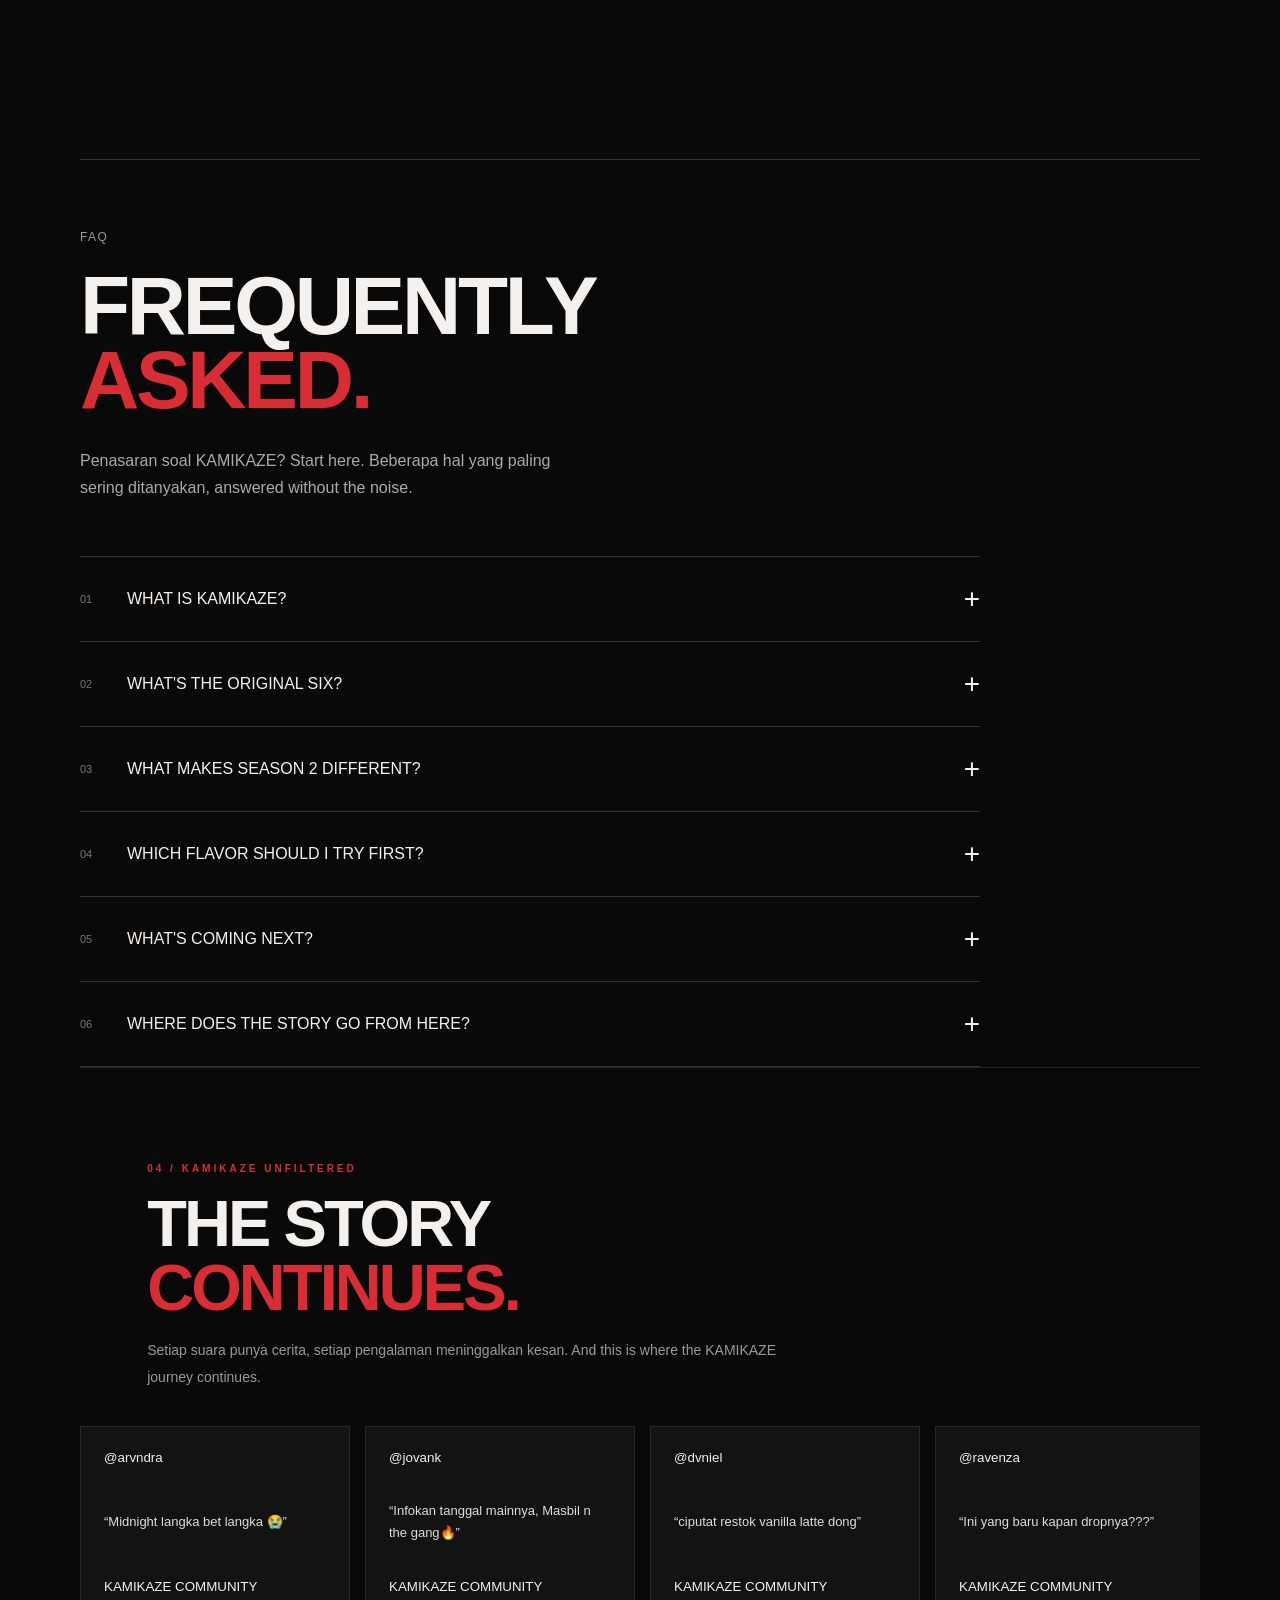
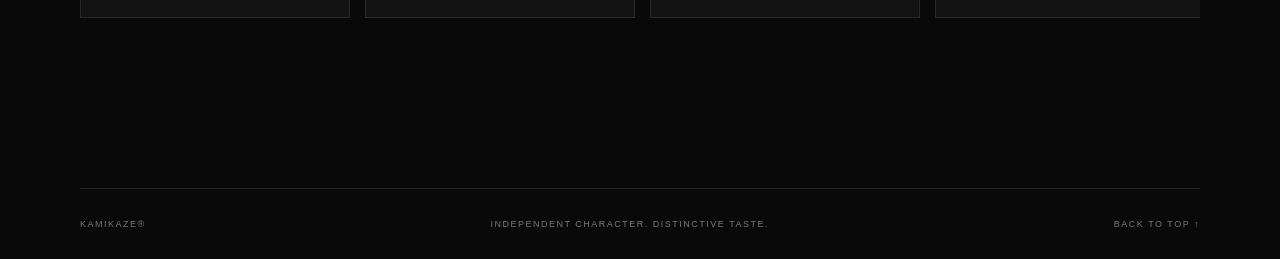
<file: info.html>
<!DOCTYPE html>
<html lang="id">
<head>
  <meta charset="UTF-8">
  <meta name="viewport" content="width=device-width, initial-scale=1.0">
  <meta name="theme-color" content="#090909">
  <meta name="description" content="Discover the story, collections and upcoming chapters of KAMIKAZE.">
  <title>Information — KAMIKAZE</title>
  <link rel="icon" type="image/png" href="images/favicon.png">
  <style>
    :root {
      --black: #090909;
      --panel: #131313;
      --red: #d92d35;
      --white: #f4f0ed;
      --muted: #999;
      --line: #292929;
    }

    * {
      box-sizing: border-box;
    }

    
html {
  scroll-behavior: smooth;
  background: var(--black);
  scroll-padding-top: 30px;
  width: 100%;
  overflow-x: clip;
}

body {
  margin: 0;
  width: 100%;
  min-width: 0;
  background: var(--black);
  color: var(--white);
  font-family: Arial, Helvetica, sans-serif;
  overflow-x: clip;
}

main,
section,
.wrap {
  min-width: 0;
  max-width: 100%;
}


    a {
      color: inherit;
      text-decoration: none;
    }

    img {
      display: block;
      width: 100%;
    }

    .wrap {
      width: min(1120px, 88%);
      margin-inline: auto;
    }

    /* NAVIGATION */

    .nav {
      min-height: 78px;
      display: flex;
      align-items: center;
      justify-content: space-between;
      gap: 20px;
      border-bottom: 1px solid #252525;
    }

    .logo {
      font-size: 22px;
      font-weight: 900;
      letter-spacing: 3px;
    }

    .logo span,
    .red {
      color: var(--red);
    }

    .back-link {
      font-size: 10px;
      letter-spacing: 1.5px;
      color: #bbb;
      transition: color .25s;
    }

    .back-link:hover {
      color: var(--red);
    }

    /* HERO */

    .hero {
      min-height: 610px;
      padding: 85px 0 100px;
      display: flex;
      flex-direction: column;
      justify-content: center;
      position: relative;
      isolation: isolate;
    }

    .hero::before {
      content: "";
      position: absolute;
      z-index: -1;
      width: 500px;
      height: 500px;
      right: -140px;
      top: 50px;
      background: radial-gradient(
        circle,
        #9c101b30,
        #5b101410 45%,
        transparent 70%
      );
      pointer-events: none;
    }

    .eyebrow,
    .section-label {
      color: var(--red);
      font-size: 10px;
      letter-spacing: 3px;
      font-weight: 700;
    }

    .hero h1 {
      font-size: clamp(56px, 10vw, 118px);
      line-height: .88;
      letter-spacing: -.065em;
      margin: 26px 0;
      font-weight: 900;
    }

    .hero h1 em {
      color: var(--red);
      font-style: italic;
    }

    .hero-copy {
      max-width: 490px;
      color: #aaa;
      font-size: 14px;
      line-height: 1.9;
    }

    .hero-actions {
      display: flex;
      gap: 12px;
      flex-wrap: wrap;
      margin-top: 25px;
    }

    .button {
      display: inline-flex;
      align-items: center;
      justify-content: space-between;
      gap: 25px;
      padding: 15px 18px;
      border: 1px solid #454545;
      font-size: 10px;
      letter-spacing: 1.4px;
      transition: .25s ease;
    }

    .button:hover {
      background: var(--red);
      border-color: var(--red);
      transform: translateY(-3px);
    }

    .hero-footnote {
      margin-top: 60px;
      color: #555;
      font-size: 9px;
      letter-spacing: 2px;
    }

    /* SHARED SECTIONS */

    .section {
      padding: 85px 0;
      border-top: 1px solid #242424;
    }

    .section-heading {
      font-size: clamp(36px, 6vw, 65px);
      line-height: .98;
      letter-spacing: -.045em;
      margin: 18px 0;
      font-weight: 900;
    }

    .section-copy {
      max-width: 650px;
      color: var(--muted);
      font-size: 14px;
      line-height: 1.9;
    }

    /* SEASON 1 FLAVORS */

    .flavor-list {
      display: flex;
      flex-wrap: wrap;
      gap: 10px;
      margin-top: 28px;
    }

    .flavor-tag {
      padding: 12px 15px;
      border: 1px solid #303030;
      color: #ccc;
      font-size: 10px;
      letter-spacing: 1px;
      transition: .25s;
    }

    .flavor-tag:hover {
      border-color: var(--red);
      color: white;
    }

    /* CHAPTER CARDS */

    .chapter-grid {
      display: grid;
      grid-template-columns: repeat(2, minmax(0, 1fr));
      gap: 16px;
      margin-top: 38px;
    }

    .chapter-card {
      min-height: 240px;
      padding: 28px;
      background: linear-gradient(145deg, #191919, #0d0d0d);
      border: 1px solid var(--line);
      display: flex;
      flex-direction: column;
      justify-content: space-between;
      transition: .3s ease;
    }

    .chapter-card:hover {
      transform: translateY(-5px);
      border-color: var(--red);
    }

    .chapter-number {
      color: var(--red);
      font-size: 10px;
      letter-spacing: 2px;
    }

    .chapter-card h3 {
      font-size: clamp(28px, 4vw, 42px);
      line-height: .98;
      margin: 25px 0 10px;
    }

    .chapter-card p {
      color: #999;
      font-size: 12px;
      line-height: 1.8;
    }

    /* COMING SOON FEATURE */

    .coming-feature {
      margin-top: 38px;
      display: grid;
      grid-template-columns: 1.1fr .9fr;
      background: #101010;
      border: 1px solid var(--line);
      overflow: hidden;
    }

    .coming-image {
      position: relative;
      min-height: 360px;
      background:
        radial-gradient(ellipse at 50% 55%, #7c111b55, transparent 65%),
        linear-gradient(135deg, #1c1c1c, #080808);
      overflow: hidden;
    }

    .coming-image img {
      position: absolute;
      inset: 0;
      width: 100%;
      height: 100%;
      object-fit: cover;
      transition: transform .7s ease;
    }

    .coming-feature:hover .coming-image img {
      transform: scale(1.04);
    }

    .image-placeholder {
      position: absolute;
      inset: 0;
      display: flex;
      align-items: center;
      justify-content: center;
      flex-direction: column;
      gap: 12px;
      padding: 25px;
      text-align: center;
    }

    .placeholder-mark {
      color: var(--red);
      font-size: 50px;
      font-weight: 900;
      line-height: 1;
    }

    .placeholder-text {
      color: #888;
      font-size: 9px;
      letter-spacing: 3px;
    }

    .coming-content {
      padding: clamp(25px, 4vw, 48px);
      display: flex;
      flex-direction: column;
      justify-content: center;
      align-items: flex-start;
    }

    .status {
      display: inline-block;
      color: var(--red);
      border: 1px solid #702027;
      padding: 8px 10px;
      font-size: 9px;
      letter-spacing: 2px;
    }

    .coming-content h3 {
      font-size: clamp(36px, 5vw, 58px);
      line-height: .95;
      letter-spacing: -.04em;
      margin: 24px 0 14px;
    }

    .coming-content p {
      color: #999;
      font-size: 13px;
      line-height: 1.9;
      max-width: 360px;
    }

    .coming-meta {
      margin-top: 22px;
      color: #666;
      font-size: 9px;
      letter-spacing: 1.5px;
    }

    /* INFORMATION UPDATE CARDS */

    .update-grid {
      display: grid;
      grid-template-columns: repeat(2, minmax(0, 1fr));
      gap: 18px;
      margin-top: 35px;
    }

    .update-card {
      background: #101010;
      border: 1px solid var(--line);
      overflow: hidden;
      transition: .3s ease;
    }

    .update-card:hover {
      transform: translateY(-5px);
      border-color: var(--red);
    }

    .update-image {
      position: relative;
      aspect-ratio: 4 / 3;
      overflow: hidden;
      background:
        radial-gradient(circle at 50% 45%, #76131b44, transparent 60%),
        #161616;
    }

    .update-image img {
      height: 100%;
      object-fit: cover;
      transition: transform .6s ease;
    }

    .update-card:hover .update-image img {
      transform: scale(1.05);
    }

    .update-image .image-placeholder {
      position: absolute;
    }

    .update-content {
      padding: 23px;
    }

    .update-content h3 {
      font-size: clamp(25px, 3vw, 36px);
      line-height: .98;
      margin: 17px 0 12px;
    }

    .update-content p {
      color: #999;
      font-size: 13px;
      line-height: 1.8;
    }

    .update-link {
      display: inline-block;
      margin-top: 12px;
      color: #eee;
      font-size: 9px;
      letter-spacing: 1.5px;
    }

    /* BRAND NOTES — AUTO-SCROLLING STRIP */

/* BRAND NOTES — TRUE INFINITE LOOP */


.quote-window {
  position: relative;
  width: 100%;
  max-width: 100%;
  min-width: 0;
  overflow: hidden;
  margin-top: 35px;
  contain: paint;
}

.quote-track {
  display: flex;
  width: max-content;
  gap: 0;
  animation: moveQuotes 200s linear infinite;
  will-change: transform;
}

.quote-set {
  display: flex;
  flex: 0 0 auto;
  gap: 15px;
  padding-right: 15px;
}

.quote-card {
  flex: 0 0 270px;
  width: 270px;
  min-width: 0;
  min-height: 155px;
  padding: 23px;
  background: var(--panel);
  border: 1px solid var(--line);
  display: flex;
  flex-direction: column;
  justify-content: space-between;
  overflow-wrap: anywhere;
}

.quote-card p {
  color: #ddd;
  font-size: 13px;
  line-height: 1.7;
  overflow-wrap: anywhere;
}

.quote-window:hover .quote-track {
  animation-play-state: paused;
}

@keyframes moveQuotes {
  from { transform: translateX(0); }
  to { transform: translateX(-50%); }
}


    /* FOOTER */

    .footer {
      border-top: 1px solid #242424;
      padding: 30px 0;
      display: flex;
      align-items: center;
      justify-content: space-between;
      gap: 20px;
      color: #777;
      font-size: 9px;
      letter-spacing: 1.5px;
    }

    /* SCROLL REVEAL */

    .reveal {
      opacity: 0;
      transform: translateY(22px);
      transition: opacity .7s ease, transform .7s ease;
    }

    .reveal.visible {
      opacity: 1;
      transform: translateY(0);
    }

    .delay-1 { transition-delay: .12s; }
    .delay-2 { transition-delay: .22s; }
    .delay-3 { transition-delay: .32s; }

    /* RESPONSIVE */

    @media (max-width: 700px) {
      .hero {
        min-height: 500px;
        padding: 65px 0;
      }

      .hero h1 {
        letter-spacing: -.055em;
      }

      .section {
        padding: 65px 0;
      }

      .chapter-grid,
      .update-grid,
      .coming-feature {
        grid-template-columns: 1fr;
      }

      .coming-image {
        min-height: 270px;
      }

      .footer {
        align-items: flex-start;
        flex-direction: column;
      }
    }

    @media (prefers-reduced-motion: reduce) {
      html {
        scroll-behavior: auto;
      }

      *, *::before, *::after {
        animation-duration: .01ms !important;
        transition-duration: .01ms !important;
      }

      .reveal {
        opacity: 1;
        transform: none;
      }
    }

    
/* INTERACTIVE FLAVOR BUTTONS */
.flavor-list {
  display: flex;
  flex-wrap: wrap;
  gap: 10px;
  margin-top: 28px;
}

.flavor-item {
  flex: 0 0 auto;
}

.flavor-tag {
  appearance: none;
  padding: 13px 16px;
  background: transparent;
  border: 1px solid #303030;
  color: #ccc;
  font-family: inherit;
  font-size: 10px;
  letter-spacing: 1px;
  cursor: pointer;
  transition: .25s ease;
}

.flavor-tag:hover,
.flavor-tag[aria-expanded="true"] {
  color: #fff;
  border-color: #d92d35;
  background: #d92d3512;
}

.flavor-tag .flavor-arrow {
  display: inline-block;
  margin-left: 12px;
  color: #d92d35;
  transition: transform .25s ease;
}

.flavor-tag[aria-expanded="true"] .flavor-arrow {
  transform: rotate(45deg);
}

.flavor-description {
  display: grid;
  grid-template-rows: 0fr;
  opacity: 0;
  transition: grid-template-rows .3s ease, opacity .3s ease;
}

.flavor-description-inner {
  overflow: hidden;
}

.flavor-description.open {
  grid-template-rows: 1fr;
  opacity: 1;
}

.flavor-description-inner p {
  max-width: 260px;
  margin: 0;
  padding: 0 12px;
  color: #999;
  font-size: 12px;
  line-height: 1.8;
}

.flavor-description.open .flavor-description-inner p {
  padding-top: 12px;
  padding-bottom: 8px;
}

@media (prefers-reduced-motion: reduce) {
  .flavor-description,
  .flavor-tag,
  .flavor-tag .flavor-arrow {
    transition: none;
  }
}
    /* FIX HORIZONTAL OVERFLOW MOBILE */
html,
body {
  width: 100%;
  max-width: 100%;
  margin: 0;
  overflow-x: hidden !important;
}

*,
*::before,
*::after {
  box-sizing: border-box;
}

body {
  position: relative;
}

@media (max-width: 768px) {
  .wrap,
  main,
  section,
  header,
  footer,
  nav {
    max-width: 100%;
    min-width: 0;
  }

  img,
  video,
  iframe {
    max-width: 100%;
  }
}


/* =========================
   FAQ
========================= */

.faq-section {
  margin-top: 110px;
  padding-top: 70px;
  border-top: 1px solid rgba(255,255,255,.18);
}

.faq-wrap {
  max-width: 900px;
}

.faq-label {
  margin: 0 0 25px;
  font-size: 12px;
  letter-spacing: .12em;
  text-transform: uppercase;
  color: #999;
}

.faq-heading {
  margin: 0;
  font-size: clamp(42px, 7vw, 82px);
  line-height: .9;
  letter-spacing: -.04em;
}

.faq-intro {
  margin: 30px 0 55px;
  max-width: 500px;
  color: #aaa;
  line-height: 1.7;
}

.faq-list {
  border-top: 1px solid rgba(255,255,255,.18);
}

.faq-item {
  border-bottom: 1px solid rgba(255,255,255,.18);
}

.faq-question {
  width: 100%;
  padding: 28px 0;
  border: 0;
  background: transparent;
  color: inherit;
  display: flex;
  align-items: center;
  justify-content: space-between;
  cursor: pointer;
  text-align: left;
  font: inherit;
}

.faq-question-left {
  display: flex;
  align-items: center;
  gap: 22px;
}

.faq-number {
  font-size: 11px;
  color: #777;
  min-width: 25px;
}

.faq-icon {
  font-size: 28px;
  font-weight: 300;
  line-height: 1;
  transition: transform .3s ease;
}

.faq-answer {
  display: grid;
  grid-template-rows: 0fr;
  transition: grid-template-rows .4s ease;
}

.faq-answer-inner {
  overflow: hidden;
  color: #aaa;
  line-height: 1.7;
  max-width: 700px;
}

.faq-item.active .faq-answer {
  grid-template-rows: 1fr;
}

.faq-item.active .faq-icon {
  transform: rotate(45deg);
}

.faq-item.active .faq-answer-inner {
  padding-bottom: 30px;
}

  </style>
</head>

<body>

  <!-- HEADER -->
  <header class="wrap nav">
    <a href="index.html" class="logo">KAMIKAZE<span>.</span></a>
    <a href="index.html" class="back-link">← BACK TO HOME</a>
  </header>

  <main>

    <!-- HERO -->
    <section class="wrap hero">
      <p class="eyebrow reveal">THE STORY BEHIND THE TASTE</p>

      <h1 class="reveal">
        MORE THAN<br>
        A <em>FLAVOR.</em>
      </h1>

      <p class="hero-copy reveal delay-1">
        Setiap chapter punya karakter. Dari eksplorasi
        fruity dan creamy di Season 1 hingga ekspresi
        caramel yang lebih rich dan bold di Season 2.
        Inilah perjalanan KAMIKAZE.
      </p>

      <div class="hero-actions reveal delay-2">
        <a class="button" href="#story">
          DISCOVER THE STORY <span>↘</span>
        </a>
        <a class="button" href="#coming-soon">
          LATEST UPDATES <span>↗</span>
        </a>
      </div>

      <p class="hero-footnote reveal delay-3">
        THE ORIGINAL SIX — THE NEXT EXPRESSION
      </p>
    </section>

    <!-- SEASON 1 -->
    <section class="section" id="story">
      <div class="wrap">
        <p class="section-label reveal">01 / THE DISCOVER</p>

        <h2 class="section-heading reveal">
          SIX FLAVORS.<br>
          <span class="red">ONE IDENTITY.</span>
        </h2>

        <p class="section-copy reveal">
          Season 1 menjadi awal perjalanan KAMIKAZE lewat enam karakter rasa yang berbeda. Perpaduan fruity, creamy, dan sweet menjadi fondasi dari identitas pertama KAMIKAZE — enam varian, enam karakter, satu cerita.

Setiap varian menghadirkan ciri khasnya sendiri, mengeksplorasi perpaduan rasa yang manis, creamy, dan penuh karakter. Sebuah awal yang membentuk identitas KAMIKAZE dan membuka jalan bagi cerita-cerita berikutnya.
        </p>
        
 <h2 class="section-heading reveal">
          BOLD BY<br>
          <span class="red">NATURE.</span>
        </h2>

        <p class="section-copy reveal">
Season 2 mengeksplorasi sisi manis caramel yang lebih bold, menghadirkan pengalaman rasa yang berbeda dari koleksi sebelumnya. Dengan karakter yang lebih rich, deep, dan distinctive, setiap tarikan membawa sensasi yang lebih kuat tanpa kehilangan keseimbangan rasanya.

Sebuah ekspresi baru dari KAMIKAZE — lebih berani, lebih intens, dan meninggalkan kesan yang berbeda.
        </p>
        
</div>


        <div class="chapter-grid">
          <article class="chapter-card reveal">
            <span class="chapter-number">CHAPTER I — SEASON 1</span>
            <div>
              <h3>THE ORIGINAL<br>SIX.</h3>
              <p>Fruity · Creamy · Sweet</p>
              <div class="flavor-list reveal">

  <div class="flavor-item">
    <button class="flavor-tag" type="button"
      aria-expanded="false" aria-controls="flavor-vanilla">
      VANILLA LATTE <span class="flavor-arrow">+</span>
    </button>
    <div class="flavor-description" id="flavor-vanilla">
      <div class="flavor-description-inner">
        <p>Perpaduan vanilla yang lembut dengan sentuhan coffee yang khas. Creamy, manis, dan smooth dalam satu karakter rasa yang hangat dan seimbang.</p>
      </div>
    </div>
  </div>

  <div class="flavor-item">
    <button class="flavor-tag" type="button"
      aria-expanded="false" aria-controls="flavor-berry">
      CREAMY BERRY <span class="flavor-arrow">+</span>
    </button>
    <div class="flavor-description" id="flavor-berry">
      <div class="flavor-description-inner">
        <p>Perpaduan karakter berry yang fruity dengan sentuhan creamy yang lembut. Rasa manis dan nuansa buah yang khas berpadu menciptakan karakter yang bold, rich, dan penuh warna.</p>
      </div>
    </div>
  </div>

  <div class="flavor-item">
    <button class="flavor-tag" type="button"
      aria-expanded="false" aria-controls="flavor-tropical">
      TROPICAL CHILL <span class="flavor-arrow">+</span>
    </button>
    <div class="flavor-description" id="flavor-tropical">
      <div class="flavor-description-inner">
        <p>Nuansa buah tropis yang segar berpadu dengan sensasi rasa yang cool dan refreshing. Perpaduan karakter fruity dan kesegaran yang ringan, menghadirkan vibe tropis yang fresh di setiap tarikan.</p>
      </div>
    </div>
  </div>

  <div class="flavor-item">
    <button class="flavor-tag" type="button"
      aria-expanded="false" aria-controls="flavor-midnight">
      MIDNIGHT BREW <span class="flavor-arrow">+</span>
    </button>
    <div class="flavor-description" id="flavor-midnight">
      <div class="flavor-description-inner">
        <p>Karakter rasa yang deep dan rich dengan sentuhan dark yang khas. Perpaduan nuansa yang bold dan distinctive menghadirkan identitas rasa yang berkarakter, kuat, dan meninggalkan kesan tersendiri.</p>
      </div>
    </div>
  </div>

  <div class="flavor-item">
    <button class="flavor-tag" type="button"
      aria-expanded="false" aria-controls="flavor-banana">
      BANANA CHEESE <span class="flavor-arrow">+</span>
    </button>
    <div class="flavor-description" id="flavor-banana">
      <div class="flavor-description-inner">
        <p>Manisnya pisang berpadu dengan sentuhan creamy yang lembut dan karakter cheese yang rich. Perpaduan rasa ala dessert yang indulgent, menciptakan sensasi manis dan creamy dengan karakter yang khas.</p>
      </div>
    </div>
  </div>

  <div class="flavor-item">
    <button class="flavor-tag" type="button"
      aria-expanded="false" aria-controls="flavor-matcha">
      MATCHA CLOUD <span class="flavor-arrow">+</span>
    </button>
    <div class="flavor-description" id="flavor-matcha">
      <div class="flavor-description-inner">
        <p>Karakter earthy khas matcha berpadu dengan sentuhan creamy yang lembut dan smooth. Perpaduan yang subtle dan menenangkan, menghadirkan karakter rasa yang soft dengan kesan elegan di setiap tarikan.</p>
      </div>
    </div>
  </div>

            </div>
          </article>

          <article class="chapter-card reveal">
            <span class="chapter-number">CHAPTER II — SEASON 2</span>
            <div>
              <h3>THE NEXT<br>EXPRESSION.</h3>
              <p>Caramel · Rich · Bold · Deep · Distinct</p>
                <div class="flavor-item">
    <button class="flavor-tag" type="button"
      aria-expanded="false" aria-controls="flavor-caramel">
      CARAMEL <span class="flavor-arrow">+</span>
    </button>
    <div class="flavor-description" id="flavor-caramel">
      <div class="flavor-description-inner">
        <p>Karakter caramel yang rich dengan intensitas rasa yang lebih bold dan deep. Hadir dengan sensasi yang kuat dan berkarakter, namun tetap smooth dan seimbang — meninggalkan kesan yang distinctive tanpa terasa berlebihan.</p>
      </div>
    </div>
  </div>

            </div>
          </article>
        </div>
      </div>
    </section>

   <!-- SEASON 2 -->
<section class="section">
  <div class="wrap">
    <p class="section-label reveal">02 / THE PHILOSOPHY</p>

    <h2 class="section-heading reveal">
      MADE WITH.<br>
      <span class="red">INTENTION.</span>
    </h2>

    <p class="section-copy reveal">
      Driven by conviction. Defined by character.

      Setiap detail punya tujuan, every choice makes a statement. KAMIKAZE was never made to blend in — karena punya karakter sendiri berarti berani tampil beda.
    </p>


    <!-- COMING SOON FEATURE -->
    <section class="section" id="coming-soon">
      <div class="wrap">
        <p class="section-label reveal">03 / WHAT'S NEXT</p>

        <h2 class="section-heading reveal">
          SOMETHING<br>
          <span class="red">IS COMING.</span>
        </h2>

        <p class="section-copy reveal">
          Update info dan pengumuman terbaru dari kami disini.
        </p>

        <article class="coming-feature reveal">
          <div class="coming-image">
            <!-- Gambar akan tampil jika file ini tersedia.
                 Kalau belum ada, tampilkan placeholder di bawah. -->
            <img
              src="images/coming-soon.jpg"
              alt="KAMIKAZE upcoming announcement"
              onerror="this.style.display='none'"
            >

            <div class="image-placeholder">
              <span class="placeholder-mark"></span>
              <span class="placeholder-text">THE NEXT CHAPTER</span>
            </div>
          </div>

          <div class="coming-content">
            <span class="status">COMING SOON</span>

            <h3>NEW KIND OF<br>SWEETNESS.</h3>

            <p>          Sweetness takes a new form. Terinspirasi dari manisnya jagung, sebuah karakter baru segera menjadi bagian dari KAMIKAZE.</p>
            <span class="coming-meta">
             📌 STATUS — ANNOUNCEMENT PENDING
             <p>Stay close. 🤙</p>
            </span>
          </div>
        </article>
      </div>
    </section>

<!-- 04 / FAQ -->
<section class="faq-section" id="faq">
  <div class="faq-wrap">

    <p class="faq-label reveal">FAQ</p>

    <h2 class="faq-heading reveal">
      FREQUENTLY<br>
      <span class="red">ASKED.</span>
    </h2>

    <p class="faq-intro reveal delay-1">
      Penasaran soal KAMIKAZE? Start here.
      Beberapa hal yang paling sering ditanyakan,
      answered without the noise.
    </p>

    <div class="faq-list reveal delay-2">

      <div class="faq-item">
        <button class="faq-question" type="button" aria-expanded="false">
          <span class="faq-question-left">
            <span class="faq-number">01</span>
            <span>WHAT IS KAMIKAZE?</span>
          </span>
          <span class="faq-icon">+</span>
        </button>

        <div class="faq-answer">
          <div class="faq-answer-inner">
            <div class="faq-answer-content">
              KAMIKAZE adalah perjalanan rasa yang dibangun lewat karakter.
              Dari enam flavor di Season 1 sampai ekspresi caramel di Season 2,
              setiap chapter punya identitasnya sendiri.
            </div>
          </div>
        </div>
      </div>


      <div class="faq-item">
        <button class="faq-question" type="button" aria-expanded="false">
          <span class="faq-question-left">
            <span class="faq-number">02</span>
            <span>WHAT'S THE ORIGINAL SIX?</span>
          </span>
          <span class="faq-icon">+</span>
        </button>

        <div class="faq-answer">
          <div class="faq-answer-inner">
            <div class="faq-answer-content">
              The Original Six adalah enam flavor dari Season 1:
              Vanilla Latte, Creamy Berry, Tropical Chill, Midnight Brew,
              Banana Cheese, dan Matcha Cloud.
            </div>
          </div>
        </div>
      </div>


      <div class="faq-item">
        <button class="faq-question" type="button" aria-expanded="false">
          <span class="faq-question-left">
            <span class="faq-number">03</span>
            <span>WHAT MAKES SEASON 2 DIFFERENT?</span>
          </span>
          <span class="faq-icon">+</span>
        </button>

        <div class="faq-answer">
          <div class="faq-answer-inner">
            <div class="faq-answer-content">
              Season 2 membawa karakter caramel yang lebih rich, deep,
              dan bold. Sebuah ekspresi baru yang terasa lebih intense,
              tapi tetap punya balance.
            </div>
          </div>
        </div>
      </div>


      <div class="faq-item">
        <button class="faq-question" type="button" aria-expanded="false">
          <span class="faq-question-left">
            <span class="faq-number">04</span>
            <span>WHICH FLAVOR SHOULD I TRY FIRST?</span>
          </span>
          <span class="faq-icon">+</span>
        </button>

        <div class="faq-answer">
          <div class="faq-answer-inner">
            <div class="faq-answer-content">
              Tergantung mood dan karakter yang kamu cari.
              Fruity dan fresh? Tropical Chill atau Creamy Berry.
              Suka creamy dan dessert-like? Vanilla Latte atau Banana Cheese.
              Kalau mau yang lebih deep, ada Midnight Brew dan Matcha Cloud.
            </div>
          </div>
        </div>
      </div>


      <div class="faq-item">
        <button class="faq-question" type="button" aria-expanded="false">
          <span class="faq-question-left">
            <span class="faq-number">05</span>
            <span>WHAT'S COMING NEXT?</span>
          </span>
          <span class="faq-icon">+</span>
        </button>

        <div class="faq-answer">
          <div class="faq-answer-inner">
            <div class="faq-answer-content">
              The next chapter is already taking shape.
              Terinspirasi dari manisnya jagung, something new is coming.
              Stay tuned.
            </div>
          </div>
        </div>
      </div>


      <div class="faq-item">
        <button class="faq-question" type="button" aria-expanded="false">
          <span class="faq-question-left">
            <span class="faq-number">06</span>
            <span>WHERE DOES THE STORY GO FROM HERE?</span>
          </span>
          <span class="faq-icon">+</span>
        </button>

        <div class="faq-answer">
          <div class="faq-answer-inner">
            <div class="faq-answer-content">
              The story continues.
              Ini baru satu chapter dari perjalanan KAMIKAZE.
              Masih banyak yang belum kita reveal.
            </div>
          </div>
        </div>
      </div>

    </div>
  </div>
</section>

    

    <!-- MOVING BRAND NOTES -->
    <section class="section">
      <div class="wrap">
        <p class="section-label reveal">04 / KAMIKAZE UNFILTERED</p>

        <h2 class="section-heading reveal">
          THE STORY<br>
          <span class="red">CONTINUES.</span>
        </h2>

        <p class="section-copy reveal">
          Setiap suara punya cerita, setiap pengalaman meninggalkan kesan. And this is where the KAMIKAZE journey continues.
        </p>
      </div>

      
<div class="quote-window" aria-label="KAMIKAZE community comments">
  <div class="quote-track">

    <!-- SET PERTAMA: 10 KOMENTAR -->
    <div class="quote-set">

      <article class="quote-card">
        <small>@arvndra</small>
        <p>“Midnight langka bet langka 😭”</p>
        <small>KAMIKAZE COMMUNITY</small>
      </article>

      <article class="quote-card">
        <small>@jovank</small>
        <p>“Infokan tanggal mainnya, Masbil n the gang🔥”</p>
        <small>KAMIKAZE COMMUNITY</small>
      </article>

      <article class="quote-card">
        <small>@dvniel</small>
        <p>“ciputat restok vanilla latte dong”</p>
        <small>KAMIKAZE COMMUNITY</small>
      </article>

      <article class="quote-card">
        <small>@ravenza</small>
        <p>“Ini yang baru kapan dropnya???”</p>
        <small>KAMIKAZE COMMUNITY</small>
      </article>

      <article class="quote-card">
        <small>@noxx99</small>
        <p>“Midnight berasa lagi di puncak 🥶”</p>
        <small>KAMIKAZE COMMUNITY</small>
      </article>

      <article class="quote-card">
        <small>@vyncentt</small>
        <p>“Bandung sold out 🥲”</p>
        <small>KAMIKAZE COMMUNITY</small>
      </article>

      <article class="quote-card">
        <small>@adiityaahmad</small>
        <p>“Season 2 caramel 🔥”</p>
        <small>KAMIKAZE COMMUNITY</small>
      </article>

      <article class="quote-card">
        <small>@raraa</small>
        <p>“Udah nyoba semuaaaa dan enak semuaaaa 😭”</p>
        <small>KAMIKAZE COMMUNITY</small>
      </article>

      <article class="quote-card">
        <small>@ianfauzan</small>
        <p>“KAMIKAZE😍😍😍”</p>
        <small>KAMIKAZE COMMUNITY</small>
      </article>

      <article class="quote-card">
        <small>@noer.aldi</small>
        <p>“daerah tasik blm ada min?”</p>
        <small>KAMIKAZE COMMUNITY</small>
      </article>

      <article class="quote-card">
        <small>@kevinnnnnnn</small>
        <p>“mau cekot keburu abis ygy”</p>
        <small>KAMIKAZE COMMUNITY</small>
      </article>

       <article class="quote-card">
        <small>@nnaell</small>
        <p>“Drop berikutnya kasih kode dikit dong min, biar bisa siap-siap.”</p>
        <small>KAMIKAZE COMMUNITY</small>
      </article>

      <article class="quote-card">
        <small>@dimasakbar</small>
        <p>“luvvvvvvvvvvv buat matcha”</p>
        <small>KAMIKAZE COMMUNITY</small>
      </article>

      <article class="quote-card">
        <small>@dionwr</small>
        <p>“ku kasih⭐⭐⭐⭐⭐”</p>
        <small>KAMIKAZE COMMUNITY</small>
      </article>

      <article class="quote-card">
        <small>@aliframadhan</small>
        <p>“fak lah keabisan mulu”</p>
        <small>KAMIKAZE COMMUNITY</small>
      </article>

      <article class="quote-card">
        <small>@nadyaputri</small>
        <p>“the branding tho... clean banget anjir”</p>
        <small>KAMIKAZE COMMUNITY</small>
      </article>

       <article class="quote-card">
        <small>@rakaaditya</small>
        <p>“makin kesini makin gacor aja nih kamikaze”</p>
        <small>KAMIKAZE COMMUNITY</small>
      </article>

      <article class="quote-card">
        <small>@shafiraa</small>
        <p>“banana cheese enjoyer here 🍌”</p>
        <small>KAMIKAZE COMMUNITY</small>
      </article>

      <article class="quote-card">
        <small>@ubaydillah</small>
        <p>“Cilegon hadir min 🫡”</p>
        <small>KAMIKAZE COMMUNITY</small>
      </article>

      <article class="quote-card">
        <small>@bagas.r</small>
        <p>“KAMIKAZE COOKING SOMETHING 👨‍🍳🔥”</p>
        <small>KAMIKAZE COMMUNITY</small>
      </article>

      <article class="quote-card">
        <small>@nopall</small>
        <p>“drop datenya kpn yh”</p>
        <small>KAMIKAZE COMMUNITY</small>
      </article>

      <article class="quote-card">
        <small>@vito0</small>
        <p>“min kasih kode dikit napa dah 👁️👁️”</p>
        <small>KAMIKAZE COMMUNITY</small>
      </article>

      <article class="quote-card">
        <small>@afterhours.id</small>
        <p>“caramel?? okay now you got my attention”</p>
        <small>KAMIKAZE COMMUNITY</small>
      </article>

      <article class="quote-card">
        <small>@initialE</small>
        <p>“MATCHA GANG MANA NIH 🍵”</p>
        <small>KAMIKAZE COMMUNITY</small>
      </article>

      <article class="quote-card">
        <small>@revan</small>
        <p>“kamikaze kayak judul lagu rasa yg tertinggal tapi ini di lidah”</p>
        <small>KAMIKAZE COMMUNITY</small>
      </article>

      <article class="quote-card">
        <small>@yourbims</small>
        <p>“ANJAY ADA YANG BARU LAGI???”</p>
        <small>KAMIKAZE COMMUNITY</small>
      </article>

       <article class="quote-card">
        <small>@zayden</small>
        <p>“FREE YORK PRIDE🔥🔥🔥”</p>
        <small>KAMIKAZE COMMUNITY</small>
      </article>

      <article class="quote-card">
        <small>@satriaa</small>
        <p>“tropical chill santuy”</p>
        <small>KAMIKAZE COMMUNITY</small>
      </article>

      <article class="quote-card">
        <small>@reynaldyyy</small>
        <p>“MIDNIGHT BREW JANGAN SAMPE ILANG DARI PEREDARAN PLSSS”</p>
        <small>KAMIKAZE COMMUNITY</small>
      </article>

      <article class="quote-card">
        <small>@her_iam</small>
        <p>“botol s2 keren bangat gila, badass”</p>
        <small>KAMIKAZE COMMUNITY</small>
      </article>

      <article class="quote-card">
        <small>meisyaa</small>
        <p>“ak galau mint”</p>
        <small>KAMIKAZE COMMUNITY</small>
      </article>

      <article class="quote-card">
        <small>@ajoy</small>
        <p>“tutup dapur mbg, biarkan kamikaze yg memasak🔥”</p>
        <small>KAMIKAZE COMMUNITY</small>
      </article>

      <article class="quote-card">
        <small>@skylarrr</small>
        <p>“yang dari awal ngikutin sini mana suaranyaaa”</p>
        <small>KAMIKAZE COMMUNITY</small>
      </article>

      <article class="quote-card">
        <small>@hawkeye</small>
        <p>“min kalo chat dibales 'wkwk' itu pertanda apa, pertanda aku badut ya”</p>
        <small>KAMIKAZE COMMUNITY</small>
      </article>

      <article class="quote-card">
        <small>@rvnaaaa</small>
        <p>“berry berry berry”</p>
        <small>KAMIKAZE COMMUNITY</small>
      </article>

      <article class="quote-card">
        <small>@ahmd_alsss</small>
        <p>“janlup solat guys👍”</p>
        <small>KAMIKAZE COMMUNITY</small>
      </article>

      <article class="quote-card">
        <small>@flyyy</small>
        <p>“aaaaaaaaa karamel seenak itu anjrittt”</p>
        <small>KAMIKAZE COMMUNITY</small>
      </article>

      <article class="quote-card">
        <small>@noname</small>
        <p>“pria tanpa uang hanya akan dicintai oleh ibunya”</p>
        <small>KAMIKAZE COMMUNITY</small>
      </article>

      <article class="quote-card">
        <small>@ptraa</small>
        <p>“spill tgl rilisnya dong”</p>
        <small>KAMIKAZE COMMUNITY</small>
      </article>

       <article class="quote-card">
        <small>@yunyun</small>
        <p>“bagi semua bole ta? 👉👈”</p>
        <small>KAMIKAZE COMMUNITY</small>
      </article>

       <article class="quote-card">
        <small>@myG</small>
        <p>“stikernya keren2 king🤙🏻😜🫳🏻”</p>
        <small>KAMIKAZE COMMUNITY</small>
      </article>

      <article class="quote-card">
        <small>@styawan</small>
        <p>“kamikaze on top”</p>
        <small>KAMIKAZE COMMUNITY</small>
      </article>

      <article class="quote-card">
        <small>@rzkytageg</small>
        <p>“cikarang susah min dapetinnya😩”</p>
        <small>KAMIKAZE COMMUNITY</small>
      </article>

      <article class="quote-card">
        <small>@sryngr</small>
        <p>“jangan nanggung min stok yg bnyk”</p>
        <small>KAMIKAZE COMMUNITY</small>
      </article>

       <article class="quote-card">
        <small>@ilhmrmdn</small>
        <p>“tropical chill nih bos 😎”</p>
        <small>KAMIKAZE COMMUNITY</small>
      </article>

      <article class="quote-card">
        <small>@mengg</small>
        <p>“creamy berry tuh vibesnya dessert banget sumpil”</p>
        <small>KAMIKAZE COMMUNITY</small>
      </article>

      <article class="quote-card">
        <small>@dfa.kharis</small>
        <p>“pertama kali beli yg banana cheese, karena unik dan penasaran rasanya, sampe sekarang keterusan😭”</p>
        <small>KAMIKAZE COMMUNITY</small>
      </article>

      <article class="quote-card">
        <small>@wageyasapril</small>
        <p>“Gais dari semua varian paling creamy yang mana, buat pertama kali nyoba?”</p>
        <small>KAMIKAZE COMMUNITY</small>
      </article>

      <article class="quote-card">
        <small>@kmill</small>
        <p>“kualitas gabisa boong ya min👋”</p>
        <small>KAMIKAZE COMMUNITY</small>
      </article>

       <article class="quote-card">
        <small>@refiidaus</small>
        <p>“masih gua pantau”</p>
        <small>KAMIKAZE COMMUNITY</small>
      </article>

       <article class="quote-card">
        <small>@nurtrama</small>
        <p>“tim rasa creamy kumpul💖💗🥰💞”</p>
        <small>KAMIKAZE COMMUNITY</small>
      </article>

       <article class="quote-card">
        <small>@abidhsn</small>
        <p>“Pada akhirnya keegoisanmu akan disadarkan oleh kehilangan, bandung 10 Juli 2026”</p>
        <small>KAMIKAZE COMMUNITY</small>
      </article>

       <article class="quote-card">
        <small>@manns</small>
        <p>“deymmmmm komen2 pada curhat bjir”</p>
        <small>KAMIKAZE COMMUNITY</small>
      </article>

       <article class="quote-card">
        <small>@flandylan</small>
        <p>“midnight manja lee”</p>
        <small>KAMIKAZE COMMUNITY</small>
      </article>

      <article class="quote-card">
        <small>@bsrsngaji</small>
        <p>“season 1 punya enam flavor, season 2 masuk bawa aura beda sih”</p>
        <small>KAMIKAZE COMMUNITY</small>
      </article>

     <article class="quote-card">
        <small>@alwanlthfi</small>
        <p>“sweet corn ini masuk ke s1 berarti ya”</p>
        <small>KAMIKAZE COMMUNITY</small>
      </article>

       <article class="quote-card">
        <small>@mhmmd_iskndr</small>
        <p>“bogor min belum kebagi rata semuanya”</p>
        <small>KAMIKAZE COMMUNITY</small>
      </article>

      <article class="quote-card">
        <small>@azizoeldzik</small>
        <p>“absen2 dri lampung”</p>
        <small>KAMIKAZE COMMUNITY</small>
      </article>

    <article class="quote-card">
        <small>@afiif</small>
        <p>“MAU SUNGKEM BUAT MIMIN YG UDAH BIKIN CARAMEL S2 INI🙏”</p>
        <small>KAMIKAZE COMMUNITY</small>
      </article>

       <article class="quote-card">
        <small>@nadine</small>
        <p>“jangan lupa istirahat y min, air putihnya juga”</p>
        <small>KAMIKAZE COMMUNITY</small>
      </article>

       <article class="quote-card">
        <small>@roviansyah</small>
        <p>“Ditunggu tanggal launchingnya🤟”</p>
        <small>KAMIKAZE COMMUNITY</small>
      </article>
      
     <article class="quote-card">
        <small>@virnanalif</small>
        <p>“adain onlen napa min, kehabisan mulu 😭😭😭”</p>
        <small>KAMIKAZE COMMUNITY</small>
      </article>

      <article class="quote-card">
        <small>@gandii</small>
        <p>“Gebrakan baru dari kamikaze lagi bung”</p>
        <small>KAMIKAZE COMMUNITY</small>
      </article>

      <article class="quote-card">
        <small>@hilmi</small>
        <p>“ngga heboh, simpel tapi nagih”</p>
        <small>KAMIKAZE COMMUNITY</small>
      </article>

       <article class="quote-card">
        <small>@m_tijani</small>
        <p>“ada harga ada kualitas itu bener”</p>
        <small>KAMIKAZE COMMUNITY</small>
      </article>

      <article class="quote-card">
        <small>@hitzeet</small>
        <p>“"Palembang jugo nak melok min, jangan diselisipke bae”</p>
        <small>KAMIKAZE COMMUNITY</small>
      </article>

       <article class="quote-card">
        <small>@dderafly</small>
        <p>“jujur...penasaran ama vanilla”</p>
        <small>KAMIKAZE COMMUNITY</small>
      </article>

      <article class="quote-card">
        <small>@wrdhana</small>
        <p>“Jare koncoku sing kerjo neng Cikarang liquid iki pancen jos, pas tak cobo jebul beneran enak. Mas, mbok yo daerah Semarang dipasoki sisan”</p>
        <small>KAMIKAZE COMMUNITY</small>
      </article>

     <article class="quote-card">
        <small>@lukmanaji</small>
        <p>“ini dia yg ditunggu2”</p>
        <small>KAMIKAZE COMMUNITY</small>
      </article>

       <article class="quote-card">
        <small>@aabsorii</small>
        <p>“CARAMEL+VANILLA🤤”</p>
        <small>KAMIKAZE COMMUNITY</small>
      </article>

      <article class="quote-card">
        <small>@fhrii</small>
        <p>“sweet corn nihyee”</p>
        <small>KAMIKAZE COMMUNITY</small>
      </article>

       <article class="quote-card">
        <small>@ihsnbnsd</small>
        <p>“Kamikaze gapernah gagal”</p>
        <small>KAMIKAZE COMMUNITY</small>
      </article>

      <article class="quote-card">
        <small>@memettt</small>
        <p>“sold out terus”</p>
        <small>KAMIKAZE COMMUNITY</small>
      </article>

       <article class="quote-card">
        <small>@shofaa</small>
        <p>“Min gue kangen banget sama dia😔”</p>
        <small>KAMIKAZE COMMUNITY</small>
      </article>

      <article class="quote-card">
        <small>@malikismail</small>
        <p>“tacan aya kitu di subang min?”</p>
        <small>KAMIKAZE COMMUNITY</small>
      </article>

      <article class="quote-card">
        <small>@dtsya</small>
        <p>“Sukakk ama stikernya keren2”</p>
        <small>KAMIKAZE COMMUNITY</small>
      </article>




      
    </div>

    <!-- SET KEDUA: DUPLIKAT IDENTIK UNTUK LOOP MULUS -->
    <div class="quote-set" aria-hidden="true">

        <article class="quote-card">
        <small>@arvndra</small>
        <p>“Midnight langka bet langka 😭”</p>
        <small>KAMIKAZE COMMUNITY</small>
      </article>

      <article class="quote-card">
        <small>@jovank</small>
        <p>“Infokan tanggal mainnya, Masbil n the gang🔥”</p>
        <small>KAMIKAZE COMMUNITY</small>
      </article>

      <article class="quote-card">
        <small>@dvniel</small>
        <p>“ciputat restok vanilla latte dong”</p>
        <small>KAMIKAZE COMMUNITY</small>
      </article>

      <article class="quote-card">
        <small>@ravenza</small>
        <p>“Ini yang baru kapan dropnya???”</p>
        <small>KAMIKAZE COMMUNITY</small>
      </article>

      <article class="quote-card">
        <small>@noxx99</small>
        <p>“Midnight berasa lagi di puncak 🥶”</p>
        <small>KAMIKAZE COMMUNITY</small>
      </article>

      <article class="quote-card">
        <small>@vyncentt</small>
        <p>“Bandung sold out 🥲”</p>
        <small>KAMIKAZE COMMUNITY</small>
      </article>

      <article class="quote-card">
        <small>@adiityaahmad</small>
        <p>“Season 2 caramel 🔥”</p>
        <small>KAMIKAZE COMMUNITY</small>
      </article>

      <article class="quote-card">
        <small>@raraa</small>
        <p>“Udah nyoba semuaaaa dan enak semuaaaa 😭”</p>
        <small>KAMIKAZE COMMUNITY</small>
      </article>

      <article class="quote-card">
        <small>@ianfauzan</small>
        <p>“KAMIKAZE😍😍😍”</p>
        <small>KAMIKAZE COMMUNITY</small>
      </article>

      <article class="quote-card">
        <small>@noer.aldi</small>
        <p>“daerah tasik blm ada min?”</p>
        <small>KAMIKAZE COMMUNITY</small>
      </article>

      <article class="quote-card">
        <small>@kevinnnnnnn</small>
        <p>“mau cekot keburu abis ygy”</p>
        <small>KAMIKAZE COMMUNITY</small>
      </article>

       <article class="quote-card">
        <small>@nnaell</small>
        <p>“Drop berikutnya kasih kode dikit dong min, biar bisa siap-siap.”</p>
        <small>KAMIKAZE COMMUNITY</small>
      </article>

      <article class="quote-card">
        <small>@dimasakbar</small>
        <p>“luvvvvvvvvvvv buat matcha”</p>
        <small>KAMIKAZE COMMUNITY</small>
      </article>

      <article class="quote-card">
        <small>@dionwr</small>
        <p>“ku kasih⭐⭐⭐⭐⭐”</p>
        <small>KAMIKAZE COMMUNITY</small>
      </article>

      <article class="quote-card">
        <small>@aliframadhan</small>
        <p>“fak lah keabisan mulu”</p>
        <small>KAMIKAZE COMMUNITY</small>
      </article>

      <article class="quote-card">
        <small>@nadyaputri</small>
        <p>“the branding tho... clean banget anjir”</p>
        <small>KAMIKAZE COMMUNITY</small>
      </article>

       <article class="quote-card">
        <small>@rakaaditya</small>
        <p>“makin kesini makin gacor aja nih kamikaze”</p>
        <small>KAMIKAZE COMMUNITY</small>
      </article>

      <article class="quote-card">
        <small>@shafiraa</small>
        <p>“banana cheese enjoyer here 🍌”</p>
        <small>KAMIKAZE COMMUNITY</small>
      </article>

      <article class="quote-card">
        <small>@ubaydillah</small>
        <p>“Cilegon hadir min 🫡”</p>
        <small>KAMIKAZE COMMUNITY</small>
      </article>

      <article class="quote-card">
        <small>@bagas.r</small>
        <p>“KAMIKAZE COOKING SOMETHING 👨‍🍳🔥”</p>
        <small>KAMIKAZE COMMUNITY</small>
      </article>

      <article class="quote-card">
        <small>@nopall</small>
        <p>“drop datenya kpn yh”</p>
        <small>KAMIKAZE COMMUNITY</small>
      </article>

      <article class="quote-card">
        <small>@vito0</small>
        <p>“min kasih kode dikit napa dah 👁️👁️”</p>
        <small>KAMIKAZE COMMUNITY</small>
      </article>

      <article class="quote-card">
        <small>@afterhours.id</small>
        <p>“caramel?? okay now you got my attention”</p>
        <small>KAMIKAZE COMMUNITY</small>
      </article>

      <article class="quote-card">
        <small>@initialE</small>
        <p>“MATCHA GANG MANA NIH 🍵”</p>
        <small>KAMIKAZE COMMUNITY</small>
      </article>

      <article class="quote-card">
        <small>@revan</small>
        <p>“kamikaze kayak judul lagu rasa yg tertinggal tapi ini di lidah”</p>
        <small>KAMIKAZE COMMUNITY</small>
      </article>

      <article class="quote-card">
        <small>@yourbims</small>
        <p>“ANJAY ADA YANG BARU LAGI???”</p>
        <small>KAMIKAZE COMMUNITY</small>
      </article>

       <article class="quote-card">
        <small>@zayden</small>
        <p>“FREE YORK PRIDE🔥🔥🔥”</p>
        <small>KAMIKAZE COMMUNITY</small>
      </article>

      <article class="quote-card">
        <small>@satriaa</small>
        <p>“tropical chill santuy”</p>
        <small>KAMIKAZE COMMUNITY</small>
      </article>

      <article class="quote-card">
        <small>@reynaldyyy</small>
        <p>“MIDNIGHT BREW JANGAN SAMPE ILANG DARI PEREDARAN PLSSS”</p>
        <small>KAMIKAZE COMMUNITY</small>
      </article>

      <article class="quote-card">
        <small>@her_iam</small>
        <p>“botol s2 keren bangat gila, badass”</p>
        <small>KAMIKAZE COMMUNITY</small>
      </article>

      <article class="quote-card">
        <small>meisyaa</small>
        <p>“ak galau mint”</p>
        <small>KAMIKAZE COMMUNITY</small>
      </article>

      <article class="quote-card">
        <small>@ajoy</small>
        <p>“tutup dapur mbg, biarkan kamikaze yg memasak🔥”</p>
        <small>KAMIKAZE COMMUNITY</small>
      </article>

      <article class="quote-card">
        <small>@skylarrr</small>
        <p>“yang dari awal ngikutin sini mana suaranyaaa”</p>
        <small>KAMIKAZE COMMUNITY</small>
      </article>

      <article class="quote-card">
        <small>@hawkeye</small>
        <p>“min kalo chat dibales 'wkwk' itu pertanda apa, pertanda aku badut ya”</p>
        <small>KAMIKAZE COMMUNITY</small>
      </article>

      <article class="quote-card">
        <small>@rvnaaaa</small>
        <p>“berry berry berry”</p>
        <small>KAMIKAZE COMMUNITY</small>
      </article>

      <article class="quote-card">
        <small>@ahmd_alsss</small>
        <p>“janlup solat guys👍”</p>
        <small>KAMIKAZE COMMUNITY</small>
      </article>

      <article class="quote-card">
        <small>@flyyy</small>
        <p>“aaaaaaaaa karamel seenak itu anjrittt”</p>
        <small>KAMIKAZE COMMUNITY</small>
      </article>

      <article class="quote-card">
        <small>@noname</small>
        <p>“pria tanpa uang hanya akan dicintai oleh ibunya”</p>
        <small>KAMIKAZE COMMUNITY</small>
      </article>

      <article class="quote-card">
        <small>@ptraa</small>
        <p>“spill tgl rilisnya dong”</p>
        <small>KAMIKAZE COMMUNITY</small>
      </article>

       <article class="quote-card">
        <small>@yunyun</small>
        <p>“bagi semua bole ta? 👉👈”</p>
        <small>KAMIKAZE COMMUNITY</small>
      </article>

       <article class="quote-card">
        <small>@myG</small>
        <p>“stikernya keren2 king🤙🏻😜🫳🏻”</p>
        <small>KAMIKAZE COMMUNITY</small>
      </article>

      <article class="quote-card">
        <small>@styawan</small>
        <p>“kamikaze on top”</p>
        <small>KAMIKAZE COMMUNITY</small>
      </article>

      <article class="quote-card">
        <small>@rzkytageg</small>
        <p>“cikarang susah min dapetinnya😩”</p>
        <small>KAMIKAZE COMMUNITY</small>
      </article>

      <article class="quote-card">
        <small>@sryngr</small>
        <p>“jangan nanggung min stok yg bnyk”</p>
        <small>KAMIKAZE COMMUNITY</small>
      </article>

       <article class="quote-card">
        <small>@ilhmrmdn</small>
        <p>“tropical chill nih bos 😎”</p>
        <small>KAMIKAZE COMMUNITY</small>
      </article>

      <article class="quote-card">
        <small>@mengg</small>
        <p>“creamy berry tuh vibesnya dessert banget sumpil”</p>
        <small>KAMIKAZE COMMUNITY</small>
      </article>

      <article class="quote-card">
        <small>@dfa.kharis</small>
        <p>“pertama kali beli yg banana cheese, karena unik dan penasaran rasanya, sampe sekarang keterusan😭”</p>
        <small>KAMIKAZE COMMUNITY</small>
      </article>

      <article class="quote-card">
        <small>@wageyasapril</small>
        <p>“Gais dari semua varian paling creamy yang mana, buat pertama kali nyoba?”</p>
        <small>KAMIKAZE COMMUNITY</small>
      </article>

      <article class="quote-card">
        <small>@kmill</small>
        <p>“kualitas gabisa boong ya min👋”</p>
        <small>KAMIKAZE COMMUNITY</small>
      </article>

       <article class="quote-card">
        <small>@refiidaus</small>
        <p>“masih gua pantau”</p>
        <small>KAMIKAZE COMMUNITY</small>
      </article>

       <article class="quote-card">
        <small>@nurtrama</small>
        <p>“tim rasa creamy kumpul💖💗🥰💞”</p>
        <small>KAMIKAZE COMMUNITY</small>
      </article>

       <article class="quote-card">
        <small>@abidhsn</small>
        <p>“Pada akhirnya keegoisanmu akan disadarkan oleh kehilangan, bandung 10 Juli 2026”</p>
        <small>KAMIKAZE COMMUNITY</small>
      </article>

       <article class="quote-card">
        <small>@manns</small>
        <p>“deymmmmm komen2 pada curhat bjir”</p>
        <small>KAMIKAZE COMMUNITY</small>
      </article>

       <article class="quote-card">
        <small>@flandylan</small>
        <p>“midnight manja lee”</p>
        <small>KAMIKAZE COMMUNITY</small>
      </article>

      <article class="quote-card">
        <small>@bsrsngaji</small>
        <p>“season 1 punya enam flavor, season 2 masuk bawa aura beda sih”</p>
        <small>KAMIKAZE COMMUNITY</small>
      </article>

     <article class="quote-card">
        <small>@alwanlthfi</small>
        <p>“sweet corn ini masuk ke s1 berarti ya”</p>
        <small>KAMIKAZE COMMUNITY</small>
      </article>

       <article class="quote-card">
        <small>@mhmmd_iskndr</small>
        <p>“bogor min belum kebagi rata semuanya”</p>
        <small>KAMIKAZE COMMUNITY</small>
      </article>

      <article class="quote-card">
        <small>@azizoeldzik</small>
        <p>“absen2 dri lampung”</p>
        <small>KAMIKAZE COMMUNITY</small>
      </article>

    <article class="quote-card">
        <small>@afiif</small>
        <p>“MAU SUNGKEM BUAT MIMIN YG UDAH BIKIN CARAMEL S2 INI🙏”</p>
        <small>KAMIKAZE COMMUNITY</small>
      </article>

       <article class="quote-card">
        <small>@nadine</small>
        <p>“jangan lupa istirahat y min, air putihnya juga”</p>
        <small>KAMIKAZE COMMUNITY</small>
      </article>

       <article class="quote-card">
        <small>@roviansyah</small>
        <p>“Ditunggu tanggal launchingnya🤟”</p>
        <small>KAMIKAZE COMMUNITY</small>
      </article>
      
     <article class="quote-card">
        <small>@virnanalif</small>
        <p>“adain onlen napa min, kehabisan mulu 😭😭😭”</p>
        <small>KAMIKAZE COMMUNITY</small>
      </article>

      <article class="quote-card">
        <small>@gandii</small>
        <p>“Gebrakan baru dari kamikaze lagi bung”</p>
        <small>KAMIKAZE COMMUNITY</small>
      </article>

      <article class="quote-card">
        <small>@hilmi</small>
        <p>“ngga heboh, simpel tapi nagih”</p>
        <small>KAMIKAZE COMMUNITY</small>
      </article>

       <article class="quote-card">
        <small>@m_tijani</small>
        <p>“ada harga ada kualitas itu bener”</p>
        <small>KAMIKAZE COMMUNITY</small>
      </article>

      <article class="quote-card">
        <small>@hitzeet</small>
        <p>“"Palembang jugo nak melok min, jangan diselisipke bae”</p>
        <small>KAMIKAZE COMMUNITY</small>
      </article>

       <article class="quote-card">
        <small>@dderafly</small>
        <p>“jujur...penasaran ama vanilla”</p>
        <small>KAMIKAZE COMMUNITY</small>
      </article>

      <article class="quote-card">
        <small>@wrdhana</small>
        <p>“Jare koncoku sing kerjo neng Cikarang liquid iki pancen jos, pas tak cobo jebul beneran enak. Mas, mbok yo daerah Semarang dipasoki sisan”</p>
        <small>KAMIKAZE COMMUNITY</small>
      </article>

     <article class="quote-card">
        <small>@lukmanaji</small>
        <p>“ini dia yg ditunggu2”</p>
        <small>KAMIKAZE COMMUNITY</small>
      </article>

       <article class="quote-card">
        <small>@aabsorii</small>
        <p>“CARAMEL+VANILLA🤤”</p>
        <small>KAMIKAZE COMMUNITY</small>
      </article>

      <article class="quote-card">
        <small>@fhrii</small>
        <p>“sweet corn nihyee”</p>
        <small>KAMIKAZE COMMUNITY</small>
      </article>


      <article class="quote-card">
        <small>@ihsnbnsd</small>
        <p>“Kamikaze gapernah gagal”</p>
        <small>KAMIKAZE COMMUNITY</small>
      </article>

      <article class="quote-card">
        <small>@memettt</small>
        <p>“sold out terus”</p>
        <small>KAMIKAZE COMMUNITY</small>
      </article>

       <article class="quote-card">
        <small>@shofaa</small>
        <p>“Min gue kangen banget sama dia😔”</p>
        <small>KAMIKAZE COMMUNITY</small>
      </article>

      <article class="quote-card">
        <small>@malikismail</small>
        <p>“tacan aya kitu di subang min?”</p>
        <small>KAMIKAZE COMMUNITY</small>
      </article>

      <article class="quote-card">
        <small>@dtsya</small>
        <p>“Sukakk ama stikernya keren2”</p>
        <small>KAMIKAZE COMMUNITY</small>
      </article>


    </div>
  </div>
</div>
      </div>
    </section>

  </main>

  <!-- FOOTER -->
  <footer class="wrap">
    <div class="footer">
      <span>KAMIKAZE®</span>
      <span>INDEPENDENT CHARACTER. DISTINCTIVE TASTE.</span>
      <a href="info.html">BACK TO TOP ↑</a>
    </div>
  </footer>

  <script>
    // Reveal animation ketika section terlihat saat scroll
    const revealItems = document.querySelectorAll(".reveal");

    if ("IntersectionObserver" in window) {
      const observer = new IntersectionObserver((entries) => {
        entries.forEach((entry) => {
          if (entry.isIntersecting) {
            entry.target.classList.add("visible");
            observer.unobserve(entry.target);
          }
        });
      }, { threshold: 0.12 });

      revealItems.forEach((item) => observer.observe(item));
    } else {
      revealItems.forEach((item) => item.classList.add("visible"));
    }
  </script>

<script>
  document.querySelectorAll(".flavor-tag").forEach((button) => {
    button.addEventListener("click", () => {
      const descriptionId = button.getAttribute("aria-controls");
      const description = document.getElementById(descriptionId);
      const isOpen = button.getAttribute("aria-expanded") === "true";

      button.setAttribute("aria-expanded", String(!isOpen));
      description.classList.toggle("open", !isOpen);
    });
  });
</script>

<script>
  document.querySelectorAll('.faq-question').forEach((button) => {
    button.addEventListener('click', () => {
      const item = button.closest('.faq-item');

      document.querySelectorAll('.faq-item').forEach((otherItem) => {
        if (otherItem !== item) {
          otherItem.classList.remove('active');
        }
      });

      item.classList.toggle('active');
    });
  });
</script>

</body>
</html>
</file>
<file: styles.css>
@import url('https://fonts.googleapis.com/css2?family=Noto+Sans+JP:wght@400;700&display=swap');
:root{--bg:#080808;--panel:#111;--white:#f5f3f1;--muted:#a8a5a3;--red:#e82b35;--line:rgba(255,255,255,.16);--display:'Barlow Condensed',Impact,sans-serif;--body:'Inter',Arial,sans-serif}
*{box-sizing:border-box}html{scroll-behavior:smooth;scroll-padding-top:82px}body{margin:0;background:var(--bg);color:var(--white);font-family:var(--body);font-size:14px;overflow-x:hidden}body.locked{overflow:hidden}a{color:inherit;text-decoration:none}button,input,textarea{font:inherit}button,a{-webkit-tap-highlight-color:transparent}::selection{background:var(--red);color:white}.noise{position:fixed;inset:0;pointer-events:none;z-index:8;opacity:.045;background-image:url("data:image/svg+xml,%3Csvg viewBox='0 0 180 180' xmlns='http://www.w3.org/2000/svg'%3E%3Cfilter id='n'%3E%3CfeTurbulence type='fractalNoise' baseFrequency='.95' numOctaves='3' stitchTiles='stitch'/%3E%3C/filter%3E%3Crect width='100%25' height='100%25' filter='url(%23n)' opacity='.6'/%3E%3C/svg%3E")}
.site-header{height:82px;position:fixed;top:0;left:0;right:0;z-index:20;display:flex;align-items:center;justify-content:space-between;padding:0 5.4%;border-bottom:1px solid rgba(255,255,255,.07);background:rgba(5,5,5,.65);backdrop-filter:blur(16px);transition:background .3s}.wordmark{font:900 27px/1 var(--display);letter-spacing:-1.7px;font-style:italic;transform:skew(-8deg);display:inline-block}.wordmark span{color:var(--red)}.wordmark i{font:10px var(--body);vertical-align:top;margin-left:3px}.nav{display:flex;gap:clamp(20px,4vw,55px);align-items:center}.nav-link{font-size:11px;font-weight:600;position:relative;color:#c9c6c5;transition:color .25s}.nav-link:after{content:"";position:absolute;left:0;bottom:-9px;height:1px;width:100%;background:var(--red);transform:scaleX(0);transform-origin:left;transition:transform .3s}.nav-link:hover,.nav-link.active{color:#fff}.nav-link.active:after,.nav-link:hover:after{transform:scaleX(1)}.header-note{font-size:8px;line-height:1.55;letter-spacing:1.5px;color:#a7a3a3;text-align:right}.header-note b{color:#fff;font-weight:500}.menu-toggle{display:none}
.section{position:relative;overflow:hidden;border-bottom:1px solid var(--line)}.hero{min-height:730px;height:100svh;max-height:1000px;display:flex;align-items:center;padding:100px 11.2% 65px}.hero-image,.hero-vignette,.section-bg,.taste-backdrop,.about-image,.about-shade,.contact-bg{position:absolute;inset:0;pointer-events:none}.hero-image{background-image:url('https://images.unsplash.com/photo-1519608487953-e999c86e7455?auto=format&fit=crop&w=2200&q=85');background-size:cover;background-position:center 53%;filter:saturate(.65);transform:scale(1.04);animation:heroDrift 18s ease-in-out infinite alternate}.hero-vignette{background:linear-gradient(90deg,rgba(0,0,0,.94) 0%,rgba(0,0,0,.72) 36%,rgba(0,0,0,.1) 74%,rgba(0,0,0,.7) 100%),linear-gradient(0deg,#080808 0%,transparent 25%,rgba(0,0,0,.25) 100%)}.hero-content{position:relative;z-index:2;max-width:680px;padding-top:20px}.eyebrow{font-size:9px;letter-spacing:2.5px;font-weight:600;color:#d4d0ce;margin:0 0 20px}.red-dot{display:inline-block;width:5px;height:5px;border-radius:50%;background:var(--red);margin:0 8px 1px}.hero-title,.section-title{font-family:var(--display);font-weight:800;line-height:.86;letter-spacing:-1px;margin:0;text-transform:uppercase}.hero-title{font-size:clamp(64px,8.5vw,126px)}.hero-title .line{display:block}.italic{font-style:italic}.red{color:var(--red)}.hero-copy{color:#d0cbca;line-height:1.8;font-size:12px;margin:28px 0 25px;max-width:345px}.button{min-height:46px;display:inline-flex;align-items:center;justify-content:center;gap:24px;padding:0 23px;font-size:9px;letter-spacing:.8px;font-weight:700;border:1px solid transparent;cursor:pointer;transition:background .25s,border .25s,transform .25s;color:#fff}.button:hover{transform:translateY(-3px)}.button span{font-size:16px}.button-outline{border-color:rgba(255,255,255,.55);border-radius:2px;background:rgba(0,0,0,.1)}.button-outline:hover{border-color:var(--red);background:rgba(232,43,53,.12)}.button-red{background:var(--red);color:white}.button-red:hover{background:#ff414a}.button-ghost{border-color:rgba(255,255,255,.3);background:transparent}.hero-side{position:absolute;z-index:2;right:6%;top:33%;display:flex;flex-direction:column;align-items:center;gap:22px;text-align:center}.hero-side span{font-family:'Noto Sans JP',sans-serif;font-size:43px;line-height:1.3;color:rgba(255,255,255,.68);writing-mode:vertical-rl}.hero-side small{font-size:9px;letter-spacing:3px;line-height:2;color:#b9b3b1}.scroll-cue{position:absolute;z-index:2;bottom:34px;left:5.4%;display:flex;align-items:center;gap:12px;font-size:8px;letter-spacing:2px;writing-mode:vertical-rl;color:#b8b3b0}.scroll-cue span{display:block;height:46px;width:1px;background:linear-gradient(var(--red),transparent)}.hero-index{position:absolute;right:5.4%;bottom:35px;font-size:9px;color:#888}.hero-index span{color:#fff;font-weight:700}
.section-number{position:absolute;top:48px;left:5.4%;z-index:3;font-family:var(--display);font-weight:700;font-size:25px}.section-number span{font:600 9px var(--body);letter-spacing:2px;margin-left:9px;color:#d5d1d0;vertical-align:middle}
.upcoming{min-height:600px;display:flex;align-items:center;padding:110px 6.5% 75px}.upcoming-bg{background:radial-gradient(ellipse at 73% 48%,#222 0%,#111 30%,#080808 68%);}.upcoming:after{content:"";position:absolute;inset:0;background:linear-gradient(90deg,rgba(0,0,0,.25),transparent 70%);pointer-events:none}.upcoming-copy{position:relative;z-index:2;max-width:480px;margin-left:0}.section-title{font-size:clamp(48px,6.5vw,82px)}.body-copy{color:#bbb7b5;font-size:12px;line-height:1.9;max-width:390px;margin:24px 0 25px}.mystery-product{position:absolute;right:14%;bottom:0;height:86%;width:31%;display:flex;align-items:flex-end;justify-content:center;z-index:1}.spotlight{position:absolute;bottom:0;width:70%;height:100%;background:linear-gradient(180deg,rgba(255,255,255,.19),transparent 70%);clip-path:polygon(38% 0,62% 0,100% 100%,0 100%);filter:blur(10px)}.bottle{position:relative;background:linear-gradient(90deg,#050505,#202020 22%,#0b0b0b 48%,#292929 68%,#050505);border:1px solid #303030;box-shadow:20px 20px 45px #000;}.bottle-mystery{height:67%;width:34%;min-width:120px;border-radius:22px 22px 18px 18px;z-index:2;transform:rotate(2deg);animation:bottleFloat 5s ease-in-out infinite}.cap{position:absolute;left:15%;right:15%;height:19%;top:-15%;border-radius:9px 9px 3px 3px;background:repeating-linear-gradient(90deg,#050505 0 4px,#242424 5px 7px);border:1px solid #333}.bottle-label{position:absolute;inset:27% 7% 10%;border-top:1px solid #3b3b3b;border-bottom:1px solid #333;display:flex;flex-direction:column;align-items:center;justify-content:center;gap:22px;text-align:center}.bottle-label span{font:italic 800 18px var(--display);color:#bdb9b8}.bottle-label b{font:700 68px var(--display);color:#343434}.bottle-label small{font-size:7px;letter-spacing:2px;color:#aaa}.product-caption{position:absolute;right:-26%;top:46%;font-size:8px;letter-spacing:2px;line-height:2;color:#aaa}.product-caption b{color:var(--red)}.vertical-note{position:absolute;right:5.5%;top:48%;writing-mode:vertical-rl;color:#797575;font-size:8px;letter-spacing:2px}
.taste{padding:115px 6.5% 70px;min-height:710px;background:#0d0c0b}.taste-backdrop{background:radial-gradient(ellipse at 50% 40%,rgba(98,61,39,.24),transparent 60%),linear-gradient(110deg,#17120f,#080808 55%,#17100e)}.taste-heading{position:relative;z-index:2;max-width:460px}.taste-heading .body-copy{max-width:340px}.flavor-grid{position:relative;z-index:2;display:grid;grid-template-columns:repeat(3,minmax(0,1fr));gap:18px;margin-top:38px}.flavor-card{min-width:0}.flavor-art{height:270px;position:relative;display:flex;align-items:center;justify-content:center;overflow:hidden;border:1px solid rgba(255,255,255,.11);background:radial-gradient(ellipse at 50% 50%,rgba(255,255,255,.09),transparent 60%),#111}.flavor-art:before,.flavor-art:after{content:"";position:absolute;border-radius:50%;width:230px;height:230px;filter:blur(38px);opacity:.4}.fruit-red:before{background:#8e131b}.fruit-purple:before{background:#512a82}.fruit-gold:before{background:#8d6215}.flavor-art:after{width:150px;height:150px;background:#fff;opacity:.04;filter:blur(25px);transform:translate(60px,-70px)}.mini-bottle{position:relative;z-index:1;width:70px;height:175px;border-radius:12px 12px 10px 10px;background:linear-gradient(90deg,#030303,#292929 30%,#0a0a0a 65%,#242424 80%,#050505);border:1px solid #333;box-shadow:14px 22px 32px #000;transform:rotate(-4deg);transition:transform .5s cubic-bezier(.2,.8,.2,1)}.flavor-card:hover .mini-bottle{transform:translateY(-10px) rotate(2deg)}.mini-bottle .cap{top:-13%;height:14%;left:18%;right:18%}.mini-label{position:absolute;inset:28% 5% 8%;border-top:1px solid #333;display:flex;align-items:center;justify-content:center;flex-direction:column;gap:18px;text-align:center}.mini-label b{font:italic 800 19px/.8 var(--display)}.mini-label span{font-size:5px;letter-spacing:1px;color:#aaa}.flavor-number{position:absolute;left:15px;top:15px;font:600 12px var(--display);color:#aaa}.flavor-info{display:flex;justify-content:space-between;align-items:center;padding:16px 1px;border-bottom:1px solid var(--line)}.flavor-info h3{font:700 18px var(--display);margin:0 0 5px}.flavor-info p{font-size:9px;color:#999;margin:0}.arrow{font-size:18px;color:var(--red);transition:transform .25s}.flavor-card:hover .arrow{transform:translate(3px,-3px)}.flavor-disclaimer{position:relative;z-index:2;color:#777;font-size:9px;margin-top:20px}
.about{min-height:650px;padding:115px 6.5% 80px;display:flex;align-items:center}.about-image{background-image:url('https://images.unsplash.com/photo-1519681393784-d120267933ba?auto=format&fit=crop&w=2200&q=85');background-size:cover;background-position:center 55%;filter:grayscale(1) brightness(.48)}.about-shade{background:linear-gradient(90deg,rgba(0,0,0,.94),rgba(0,0,0,.68) 42%,rgba(0,0,0,.32) 75%,rgba(0,0,0,.85)),linear-gradient(0deg,#080808,transparent 40%)}.about-content{position:relative;z-index:2;max-width:450px}.about-content .body-copy{max-width:390px}.values{position:absolute;z-index:2;right:10%;top:36%;display:flex;flex-direction:column;gap:27px}.value{display:flex;align-items:center;gap:15px}.value-icon{font-size:25px;color:var(--red);width:32px;text-align:center}.value b,.value small{display:block}.value b{font-size:9px;letter-spacing:1.4px}.value small{font-size:10px;color:#aaa;margin-top:5px}.about-kanji{position:absolute;right:5%;top:30%;font:42px/1.3 'Noto Sans JP',sans-serif;color:rgba(255,255,255,.45)}
.contact{padding:110px 6.5% 75px;min-height:480px;display:grid;grid-template-columns:1.1fr .8fr 1fr;gap:5%;align-items:center}.contact-bg{background:linear-gradient(90deg,rgba(0,0,0,.94),rgba(0,0,0,.75)),url('https://images.unsplash.com/photo-1519608487953-e999c86e7455?auto=format&fit=crop&w=1800&q=80') center 65%/cover;filter:saturate(.6)}.contact-intro,.contact-details,.contact-form{position:relative;z-index:2}.contact-intro .section-title{font-size:clamp(43px,5vw,66px)}.contact-intro .body-copy{max-width:300px}.contact-details{display:flex;flex-direction:column;gap:26px}.contact-details>a,.contact-details>div{display:flex;align-items:center;gap:15px}.contact-details>a>span,.contact-details>div>span{font-size:23px;color:var(--red);width:24px;text-align:center}.contact-details small,.contact-details b{display:block}.contact-details small{font-size:8px;letter-spacing:1.8px;color:#999;margin-bottom:6px}.contact-details b{font-size:10px;font-weight:500}.contact-form{display:flex;flex-direction:column;gap:8px}.contact-form label{font-size:8px;letter-spacing:1.5px;color:#bbb;margin-top:5px}.contact-form input,.contact-form textarea{width:100%;border:1px solid #3a3a3a;background:rgba(10,10,10,.72);color:white;padding:13px 14px;outline:none;font-size:11px;resize:vertical;border-radius:0;transition:border .2s}.contact-form input:focus,.contact-form textarea:focus{border-color:var(--red)}.contact-form .button{align-self:flex-start;margin-top:7px}.form-note{font-size:9px;line-height:1.5;color:#888;margin:3px 0 0}
.footer{min-height:82px;padding:20px 5.4%;display:flex;align-items:center;justify-content:space-between;gap:20px;background:#060606}.footer .wordmark{font-size:23px}.footer>p{font-size:8px;letter-spacing:1.7px;color:#bbb}.footer>p span{color:var(--red)}.footer-right{display:flex;align-items:center;gap:25px;font-size:8px;letter-spacing:1px;color:#999}.footer-right a{color:#eee;transition:color .2s}.footer-right a:hover{color:var(--red)}
.reveal{opacity:0;transform:translateY(26px);transition:opacity .85s cubic-bezier(.2,.7,.2,1),transform .85s cubic-bezier(.2,.7,.2,1)}.reveal.is-visible{opacity:1;transform:translateY(0)}.delay-1{transition-delay:.12s}.delay-2{transition-delay:.22s}.delay-3{transition-delay:.32s}
.age-gate{position:fixed;inset:0;z-index:100;display:grid;place-items:center;background:rgba(0,0,0,.92);backdrop-filter:blur(14px);padding:20px}.age-gate.hidden{display:none}.age-card{width:min(100%,470px);border:1px solid #3a3a3a;background:linear-gradient(145deg,#171717,#080808);padding:clamp(25px,5vw,48px);text-align:center;box-shadow:0 30px 100px #000}.age-card .eyebrow{color:var(--red)}.age-card h2{font:800 clamp(42px,8vw,65px)/.95 var(--display);margin:0 0 18px}.age-card h2 span{color:var(--red)}.age-card p:not(.eyebrow){font-size:12px;line-height:1.8;color:#bbb}.age-actions{display:flex;gap:10px;justify-content:center;margin:25px 0 18px;flex-wrap:wrap}.age-card small{font-size:9px;line-height:1.6;color:#777}
@keyframes heroDrift{from{transform:scale(1.04) translateX(0)}to{transform:scale(1.1) translateX(-1.5%)}}@keyframes bottleFloat{0%,100%{transform:rotate(2deg) translateY(0)}50%{transform:rotate(-1deg) translateY(-12px)}}
@media(min-width:1400px){.hero{padding-left:14%;}.hero-content{max-width:760px}.upcoming,.taste,.about,.contact{padding-left:10%;padding-right:10%}}
@media(max-width:900px){.header-note{display:none}.site-header{padding:0 5%}.hero{padding-left:8%;padding-right:8%}.hero-side{right:4%}.upcoming{padding-left:7%;padding-right:7%}.mystery-product{right:12%;width:33%}.product-caption{right:-33%}.taste,.about,.contact{padding-left:7%;padding-right:7%}.values{right:7%;top:39%}.about-kanji{right:3%}.contact{grid-template-columns:1fr 1fr;gap:32px}.contact-form{grid-column:1/-1;max-width:560px;width:100%;display:grid;grid-template-columns:1fr 1fr;gap:9px 14px}.contact-form label{margin-top:3px}.contact-form label:nth-of-type(3),.contact-form textarea,.contact-form .button,.form-note{grid-column:1/-1}.contact-form textarea{min-height:80px}}
@media(max-width:620px){html{scroll-padding-top:68px}.site-header{height:68px}.wordmark{font-size:24px}.menu-toggle{display:flex;flex-direction:column;gap:6px;position:absolute;right:5%;top:24px;background:transparent;border:0;padding:4px;z-index:3}.menu-toggle span{height:1px;width:24px;background:#fff;transition:transform .25s}.menu-toggle[aria-expanded="true"] span:first-child{transform:translateY(3.5px) rotate(45deg)}.menu-toggle[aria-expanded="true"] span:last-child{transform:translateY(-3.5px) rotate(-45deg)}.nav{position:absolute;left:0;right:0;top:68px;background:rgba(5,5,5,.97);border-bottom:1px solid var(--line);padding:22px 7% 28px;display:flex;flex-direction:column;align-items:flex-start;gap:24px;transform:translateY(-12px);opacity:0;pointer-events:none;transition:.25s}.nav.open{transform:translateY(0);opacity:1;pointer-events:auto}.nav-link{font-size:13px}.hero{min-height:720px;height:100svh;padding:100px 7% 80px;align-items:center}.hero-image{background-position:60% center}.hero-vignette{background:linear-gradient(90deg,rgba(0,0,0,.9),rgba(0,0,0,.57) 65%,rgba(0,0,0,.45)),linear-gradient(0deg,#080808,transparent 35%)}.hero-title{font-size:clamp(60px,14vw,91px);letter-spacing:-.5px}.hero-copy{font-size:11px;max-width:300px}.hero-side{right:5%;top:22%;opacity:.7}.hero-side span{font-size:28px}.hero-side small{font-size:7px;letter-spacing:2px}.scroll-cue{left:5%;bottom:25px;font-size:7px}.hero-index{right:5%;bottom:25px}.section-number{top:28px;left:6%;font-size:22px}.section-number span{font-size:8px;letter-spacing:1.3px}.upcoming{min-height:720px;align-items:flex-start;padding:105px 7% 55px}.upcoming-copy{max-width:100%;margin-top:10px}.section-title{font-size:clamp(48px,12vw,70px)}.upcoming .body-copy{max-width:330px}.mystery-product{height:42%;width:48%;right:18%;bottom:0}.bottle-mystery{height:69%;width:42%;min-width:95px}.bottle-label span{font-size:15px}.bottle-label b{font-size:50px}.product-caption{right:-45%;top:48%;font-size:7px}.vertical-note{right:4%;top:auto;bottom:100px;font-size:7px}.taste{padding:100px 6% 50px}.taste-heading{max-width:100%}.taste-heading .body-copy{max-width:340px}.flavor-grid{grid-template-columns:1fr;gap:22px;margin-top:28px}.flavor-art{height:240px}.mini-bottle{height:158px;width:64px}.flavor-info{padding:12px 1px}.flavor-info h3{font-size:17px}.about{min-height:800px;padding:105px 7% 55px;align-items:flex-start}.about-image{background-position:55% center}.about-content{max-width:100%;margin-top:10px}.about-content .body-copy{max-width:100%}.values{left:7%;right:auto;top:auto;bottom:65px;gap:19px}.about-kanji{top:auto;bottom:170px;right:7%;font-size:34px}.contact{padding:100px 7% 50px;grid-template-columns:1fr;gap:30px}.contact-intro .section-title{font-size:58px}.contact-intro .body-copy{max-width:340px}.contact-details{gap:20px}.contact-form{grid-column:auto;display:flex;max-width:none}.contact-form label{margin-top:5px}.contact-form textarea{min-height:90px}.footer{padding:22px 6%;flex-wrap:wrap;gap:18px}.footer>p{order:3;width:100%;margin:0}.footer-right{margin-left:auto;gap:13px;font-size:7px}.footer .wordmark{font-size:21px}}
@media(prefers-reduced-motion:reduce){*,*::before,*::after{scroll-behavior:auto!important;animation-duration:.01ms!important;animation-iteration-count:1!important;transition-duration:.01ms!important}.reveal{opacity:1;transform:none}}

/* KAMIKAZE Season 2: authentic product imagery */
.hero-image{background-image:linear-gradient(90deg,rgba(0,0,0,.22),rgba(0,0,0,.08)),url('images/kamikaze-season-2.jpg');background-position:center 48%;}
.about-image{background-image:url('images/kamikaze-season-2.jpg');background-position:center 48%;}
.season-two-image{position:relative;z-index:2;width:100%;height:88%;object-fit:contain;filter:drop-shadow(0 24px 30px rgba(0,0,0,.7));animation:bottleFloat 5s ease-in-out infinite;border:1px solid rgba(255,255,255,.08);}
.mystery-product .spotlight{opacity:.35;}
.flavor-art{background-image:radial-gradient(ellipse at 50% 50%,rgba(255,255,255,.08),transparent 66%);}
.flavor-product-image{position:relative;z-index:1;height:94%;width:90%;object-fit:contain;filter:drop-shadow(0 14px 20px rgba(0,0,0,.75));transition:transform .45s cubic-bezier(.2,.8,.2,1);}
.flavor-card:hover .flavor-product-image{transform:translateY(-7px) scale(1.025);}
.fruit-green:before{background:#3c6a36;}
@media(max-width:620px){.season-two-image{height:84%;width:100%;object-fit:contain}.flavor-product-image{height:94%;width:88%;}}

/* KAMIKAZE Season 2: authentic product imagery */
.hero-image{background-image:linear-gradient(90deg,rgba(0,0,0,.22),rgba(0,0,0,.08)),url('images/kamikaze-season-2.jpg');background-position:center 48%;}
.about-image{background-image:url('images/kamikaze-season-2.jpg');background-position:center 48%;}
.season-two-image{position:relative;z-index:2;width:100%;height:88%;object-fit:contain;filter:drop-shadow(0 24px 30px rgba(0,0,0,.7));animation:bottleFloat 5s ease-in-out infinite;border:1px solid rgba(255,255,255,.08);}
.mystery-product .spotlight{opacity:.35;}
.flavor-art{background-image:radial-gradient(ellipse at 50% 50%,rgba(255,255,255,.08),transparent 66%);}
.flavor-product-image{position:relative;z-index:1;height:94%;width:90%;object-fit:contain;filter:drop-shadow(0 14px 20px rgba(0,0,0,.75));transition:transform .45s cubic-bezier(.2,.8,.2,1);}
.flavor-card:hover .flavor-product-image{transform:translateY(-7px) scale(1.025);}
.fruit-green:before{background:#3c6a36;}
@media(max-width:620px){.season-two-image{height:84%;width:100%;object-fit:contain}.flavor-product-image{height:94%;width:88%;}}

/* KAMIKAZE Season 2: authentic product imagery */
.hero-image{background-image:linear-gradient(90deg,rgba(0,0,0,.22),rgba(0,0,0,.08)),url('images/kamikaze-season-2.jpg');background-position:center 48%;}
.about-image{background-image:url('images/kamikaze.jpg');background-position:center 48%;}
.season-two-image{position:relative;z-index:2;width:100%;height:88%;object-fit:contain;filter:drop-shadow(0 24px 30px rgba(0,0,0,.7));animation:bottleFloat 5s ease-in-out infinite;border:1px solid rgba(255,255,255,.08);}
.mystery-product .spotlight{opacity:.35;}
.flavor-art{background-image:radial-gradient(ellipse at 50% 50%,rgba(255,255,255,.08),transparent 66%);}
.flavor-product-image{position:relative;z-index:1;height:94%;width:90%;object-fit:contain;filter:drop-shadow(0 14px 20px rgba(0,0,0,.75));transition:transform .45s cubic-bezier(.2,.8,.2,1);}
.flavor-card:hover .flavor-product-image{transform:translateY(-7px) scale(1.025);}
.fruit-green:before{background:#3c6a36;}
@media(max-width:620px){.season-two-image{height:84%;width:100%;object-fit:contain}.flavor-product-image{height:94%;width:88%;}}
</file>
